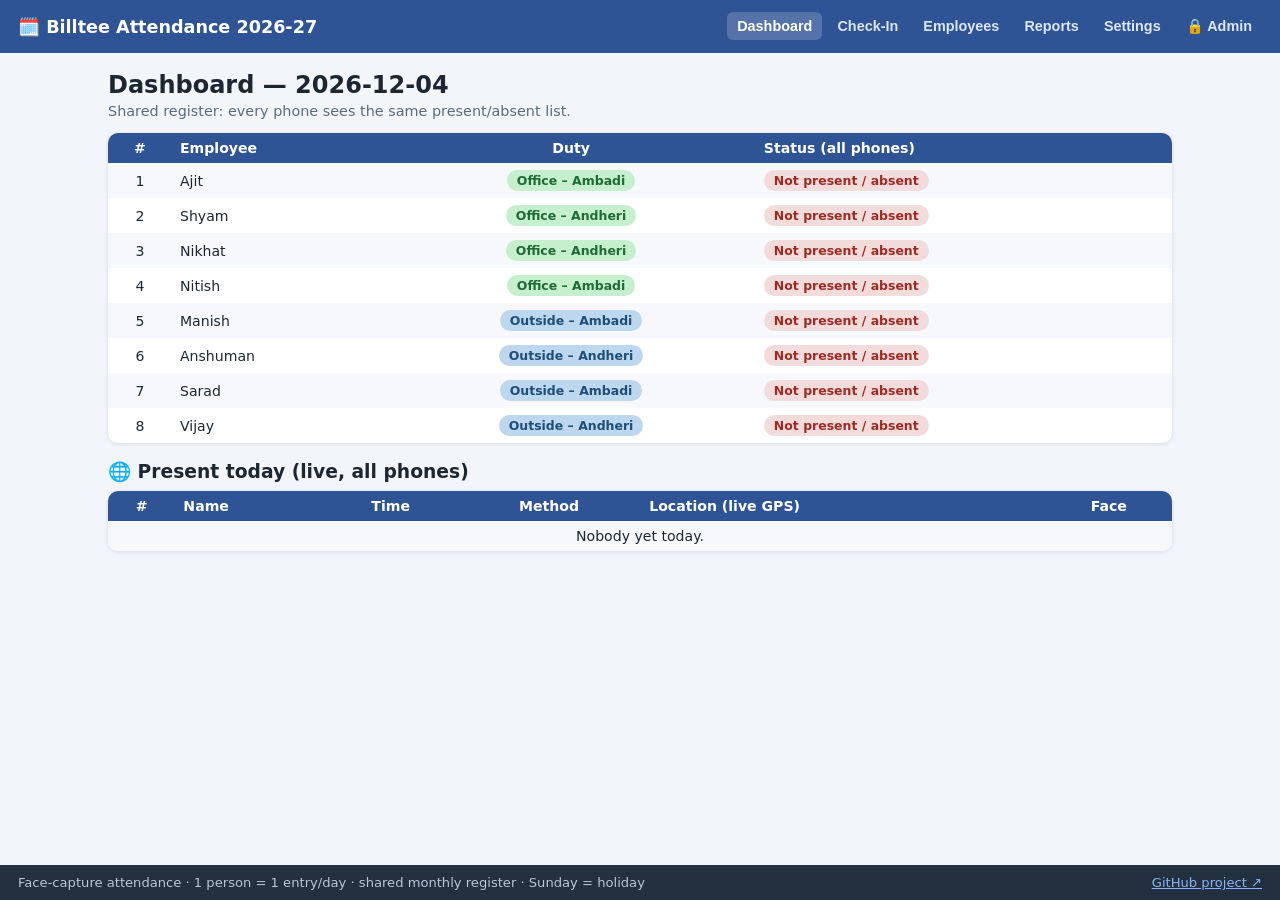
<file: index.html>
<!doctype html>
<html lang="en">
<head>
<meta charset="utf-8">
<meta name="viewport" content="width=device-width, initial-scale=1">
<title>Billtee Attendance 2026-27</title>
<style>
*{box-sizing:border-box;margin:0}
body{font-family:"Segoe UI",system-ui,Arial,sans-serif;background:#f2f5fa;color:#1c2733;min-height:100vh;display:flex;flex-direction:column}
header{background:#2f5496;color:#fff;padding:12px 18px;display:flex;align-items:center;justify-content:space-between;flex-wrap:wrap;gap:8px}
header h1{font-size:1.1rem}
nav button{background:none;border:none;color:#dce6f7;font-weight:700;padding:6px 10px;border-radius:6px;cursor:pointer;font-size:.9rem}
nav button.on,nav button:hover{background:rgba(255,255,255,.18);color:#fff}
main{flex:1;padding:18px;max-width:1100px;width:100%;margin:0 auto}
h2{margin-bottom:4px}h3{margin:18px 0 8px}
.sub{color:#5a6b80;margin-bottom:14px;font-size:.9rem}
.card{background:#fff;border-radius:10px;padding:16px;box-shadow:0 1px 4px rgba(20,40,80,.12);margin-bottom:16px}
table{width:100%;border-collapse:collapse;background:#fff;border-radius:10px;overflow:hidden;box-shadow:0 1px 4px rgba(20,40,80,.12)}
th,td{padding:7px 8px;text-align:left;font-size:.88rem}
th{background:#2f5496;color:#fff}tr:nth-child(even) td{background:#f6f8fc}
td.c,th.c{text-align:center}
.badge{display:inline-block;padding:3px 10px;border-radius:20px;font-size:.78rem;font-weight:700}
.badge.office{background:#c6efce;color:#1e6b34}.badge.outside{background:#bdd7ee;color:#1f4e79}
.badge.absent{background:#f2dcdb;color:#9c2b23}.badge.done{background:#c6efce;color:#1e6b34}
.badge.leave{background:#ffe699;color:#7a5c00}.badge.holiday{background:#e6e6e6;color:#555}
button.btn{background:#e8edf6;border:1px solid #c6d2e6;color:#1c2733;padding:8px 14px;border-radius:7px;font-weight:600;cursor:pointer}
button.btn:hover{background:#dce6f7}
button.primary{background:#2f5496;border-color:#2f5496;color:#fff}
button.danger{background:#f2dcdb;border-color:#d8a6a1;color:#9c2b23}
input,select,textarea{padding:8px;border:1px solid #c6d2e6;border-radius:7px;font-size:.92rem}
.row{display:flex;gap:8px;align-items:center;margin-top:10px;flex-wrap:wrap}
video{width:300px;max-width:100%;border-radius:10px;background:#101826;margin-top:10px;display:block}
.msg{margin-top:10px;font-weight:600;min-height:1.2em}.msg.ok{color:#1e6b34}.msg.err{color:#9c2b23}
td.in{background:#c6efce!important;color:#1e6b34;font-weight:700}
td.out{background:#bdd7ee!important;color:#1f4e79;font-weight:700}
td.abs{color:#b98a86}td.lv{background:#ffe699!important;color:#7a5c00;font-weight:700}
td.hol{background:#e6e6e6!important;color:#555;font-weight:700}
footer{background:#22303f;color:#b9c6d6;padding:10px 18px;display:flex;justify-content:space-between;gap:8px;flex-wrap:wrap;font-size:.82rem}
footer a{color:#8ab4f8}
label{font-weight:600;display:block;margin:8px 0 4px}
.hidden{display:none}
img.face{height:38px;border-radius:6px}
</style>
</head>
<body>
<header>
  <h1 id="hdr">🗓️ Billtee Attendance 2026-27</h1>
  <nav id="nav">
    <button data-t="dash" class="on">Dashboard</button>
    <button data-t="check">Check-In</button>
    <button data-t="emps">Employees</button>
    <button data-t="rep">Reports</button>
    <button data-t="set">Settings</button>
    <button id="adm-btn" onclick="adminToggle()">🔒 Admin</button>
  </nav>
</header>
<main>
<section id="t-dash"></section>
<section id="t-check" class="hidden"></section>
<section id="t-emps" class="hidden"></section>
<section id="t-rep" class="hidden"></section>
<section id="t-set" class="hidden"></section>
</main>
<footer><span>Face-capture attendance · 1 person = 1 entry/day · shared monthly register · Sunday = holiday</span><a id="gh" href="#" target="_blank" rel="noopener"></a></footer>

<script>
"use strict";
const KEY="billtee_attendance_v7";
const REPO="vijaybhan-ba/billtee-attendance";
const NAMES=["Ajit","Shyam","Nikhat","Nitish","Manish","Anshuman","Sarad","Vijay"];
const CODES=[,"1111","2222","9999","3333","4444","5555","6666","0000"];
let MEM=null;
function lsGet(){try{return localStorage.getItem(KEY);}catch(e){return MEM;}}
function lsSet(v){MEM=v;try{localStorage.setItem(KEY,v);}catch(e){}}
function lsDel(){MEM=null;try{localStorage.removeItem(KEY);}catch(e){}}
function freshState(){
  return {
    config:{company:"Billtee",year:"2026-27",github:"https://github.com/"+REPO,cycle:"2026-04-01",
      offices:{Andheri:{lat:19.1117,lon:72.8546},Ambadi:{lat:19.4733,lon:73.0876}},radius:300,cfgVer:3,
      adminPin:"7777",sync:true,topic:"billtee-attendance-vj-2026",token:""},
    employees:NAMES.map((n,i)=>({id:i+1,name:n,grp:i<4?"A":"B",fp:CODES[i+1],
      loc:[,"Ambadi","Andheri","Andheri","Ambadi","Ambadi","Andheri","Ambadi","Andheri"][i+1],face:null})),
    attendance:{}
  };
}
function load(){
  try{const s=JSON.parse(lsGet());if(s&&s.employees)return s;}catch(e){}
  for(const old of ["billtee_attendance_v7","billtee_attendance_v6","billtee_attendance_v5"]){
    try{
      const o=JSON.parse(localStorage.getItem(old));
      if(o&&o.employees){const s=freshState();s.attendance=o.attendance||{};
        s.employees=o.employees.map((e,i)=>Object.assign({},s.employees[i],e));
        if(o.config)Object.assign(s.config,{adminPin:o.config.adminPin,topic:o.config.topic});
        return s;}
    }catch(e){}
  }
  return freshState();
}
let S=load();
if(!S.config.cfgVer||S.config.cfgVer<3){S.config.offices.Andheri={lat:19.1117,lon:72.8546};S.config.offices.Ambadi={lat:19.4733,lon:73.0876};S.config.radius=300;S.config.cfgVer=3;}
function save(){lsSet(JSON.stringify(S));}
let ADMIN=false;
try{ADMIN=sessionStorage.getItem("billtee_admin")==="1";}catch(e){}
const $=id=>document.getElementById(id);
const todayStr=()=>{const d=new Date();return d.getFullYear()+"-"+String(d.getMonth()+1).padStart(2,"0")+"-"+String(d.getDate()).padStart(2,"0");};
const isSunday=day=>new Date(day+"T00:00:00").getDay()===0;
function shiftMonth(m,d){let[y,mo]=m.split("-").map(Number);mo+=d;y+=Math.floor((mo-1)/12);mo=((mo-1)%12+12)%12+1;return y+"-"+String(mo).padStart(2,"0");}
function duty(emp,day){
  if(isSunday(day))return{location:"Holiday",label:"Holiday (Sunday)"};
  const start=new Date(S.config.cycle+"T00:00:00"),d=new Date(day+"T00:00:00");
  const pos=Math.round((d-start)/864e5)%6,aIn=pos<3;
  const office=emp.grp==="A"?aIn:!aIn;
  return office?{location:"Office",label:"Office – "+emp.loc}:{location:"Outside",label:"Outside – "+emp.loc};
}
function dl(name,mime,text){const a=document.createElement("a");a.href=URL.createObjectURL(new Blob([text],{type:mime}));a.download=name;a.click();}
/* ---------- geo ---------- */
function haversine(a,b){const R=6371000,rad=x=>x*Math.PI/180;
  const dLa=rad(b.lat-a.lat),dLo=rad(b.lon-a.lon);
  const s=Math.sin(dLa/2)**2+Math.cos(rad(a.lat))*Math.cos(rad(b.lat))*Math.sin(dLo/2)**2;
  return 2*R*Math.asin(Math.sqrt(s));}
function geoOnce(high){return new Promise(res=>{
  if(!navigator.geolocation)return res(null);
  let done=false;const t=setTimeout(()=>{if(!done){done=true;res(null);}},4000);
  navigator.geolocation.getCurrentPosition(p=>{if(!done){done=true;clearTimeout(t);res({lat:p.coords.latitude,lon:p.coords.longitude});}},
    ()=>{if(!done){done=true;clearTimeout(t);res(null);}},{enableHighAccuracy:high,timeout:3500,maximumAge:high?30000:120000});
});}
async function getGeo(){let g=await geoOnce(false);if(!g)g=await geoOnce(true);return g;}
async function reverseName(g){
  try{
    const r=await fetch(`https://nominatim.openstreetmap.org/reverse?format=jsonv2&lat=${g.lat}&lon=${g.lon}&zoom=14&accept-language=en`);
    const j=await r.json();const a=j.address||{};
    return a.suburb||a.neighbourhood||a.village||a.town||a.city||a.county||(`${g.lat.toFixed(2)}, ${g.lon.toFixed(2)}`);
  }catch(e){return `${g.lat.toFixed(2)}, ${g.lon.toFixed(2)}`;}
}
async function classify(g,emp){
  const ofs=S.config.offices,rad=+S.config.radius||500;
  let best=null,bd=1e12;
  for(const[name,c]of Object.entries(ofs)){const d=haversine(c,g);if(d<bd){bd=d;best=name;}}
  if(bd<=rad)return{location:"Office",branch:best,place:best+" office",auto:true};
  return{location:"Outside",branch:emp.loc,place:await reverseName(g),auto:true};
}
/* ---------- shared register: ntfy live feed + GitHub data file ---------- */
let DB={v:7,days:{},dels:{}};
const DATA_URL=`https://${REPO.split("-ba")[0]}-ba.github.io/${REPO.split("/")[1]}/data/attendance.json`;
function publish(obj){
  if(!S.config.sync)return;
  try{fetch(`https://ntfy.sh/${S.config.topic}`,{method:"POST",body:JSON.stringify(obj)}).catch(()=>{});}catch(e){}
}
async function fetchFeed(){
  try{
    const r=await fetch(`https://ntfy.sh/${S.config.topic}/json?poll=1&since=13h`);
    const txt=await r.text();
    const out={att:{},del:{}};
    txt.split("\n").forEach(line=>{
      if(!line.trim())return;
      try{
        const ev=JSON.parse(line);
        if(!ev.message)return;
        const m=JSON.parse(ev.message);
        if(m.type==="att")out.att[m.date+"_"+m.id]=m;
        if(m.type==="del"){delete out.att[m.date+"_"+m.id];out.del[m.date+"_"+m.id]=1;}
      }catch(e){}
    });
    return out;
  }catch(e){return null;}
}
function withTimeout(p,ms){return Promise.race([p,new Promise(r=>setTimeout(()=>r(null),ms))]);}
async function loadDB(){
  try{
    const r=await fetch(DATA_URL+"?t="+Date.now(),{cache:"no-store"});
    if(r.ok){const j=await r.json();if(j&&j.days)DB=j;}
  }catch(e){}
}
function mergeDBtoLocal(){
  let changed=false;
  for(const[day,recs]of Object.entries(DB.days||{})){
    for(const[id,rec]of Object.entries(recs)){
      const k=day+"_"+id;
      if(DB.dels&&DB.dels[k])continue;
      if(!(S.attendance[day]||{})[id]){(S.attendance[day]||(S.attendance[day]={}))[id]=rec;changed=true;}
    }
  }
  for(const k of Object.keys(DB.dels||{})){
    const[day,id]=k.split("_");
    if((S.attendance[day]||{})[id]){delete S.attendance[day][+id];changed=true;}
  }
  if(changed)save();
}
function sharedRec(rec){
  const o={time:rec.time,method:rec.method,location:rec.location,branch:rec.branch,place:rec.place};
  if(rec.lv)o.lv=rec.lv;
  if(rec.thumb)o.thumb=rec.thumb;
  return o;
}
async function pushDB(){
  const tk=S.config.token;if(!tk)return false;
  try{
    const url=`https://api.github.com/repos/${REPO}/contents/data/attendance.json`;
    const g=await fetch(url,{headers:{Authorization:"Bearer "+tk,Accept:"application/vnd.github+json"}});
    let sha=null;if(g.ok){const j=await g.json();sha=j.sha;}
    const body={message:"attendance register "+new Date().toISOString(),branch:"main",
      content:btoa(unescape(encodeURIComponent(JSON.stringify(DB))))};
    if(sha)body.sha=sha;
    const r=await fetch(url,{method:"PUT",headers:{Authorization:"Bearer "+tk,Accept:"application/vnd.github+json","Content-Type":"application/json"},body:JSON.stringify(body)});
    return r.ok||r.status===201||r.status===200;
  }catch(e){return false;}
}
let archiving=false;
async function archive(){
  if(archiving)return;archiving=true;
  try{
    let changed=false;
    for(const[day,recs]of Object.entries(S.attendance)){
      for(const[id,rec]of Object.entries(recs)){
        const k=day+"_"+id;
        if(DB.dels&&DB.dels[k])continue;
        if(!(DB.days[day]||{})[id]){(DB.days[day]||(DB.days[day]={}))[id]=sharedRec(rec);changed=true;}
      }
    }
    const feed=await withTimeout(fetchFeed(),2500);
    if(feed){
      for(const m of Object.values(feed.att)){
        const k=m.date+"_"+m.id;
        if(DB.dels&&DB.dels[k])continue;
        const cur=(DB.days[m.date]||{})[m.id];
        if(!cur){(DB.days[m.date]||(DB.days[m.date]={}))[m.id]={time:m.time,method:m.method,location:m.location,branch:m.branch,place:m.place,lv:m.lv,thumb:m.thumb};changed=true;}
        else if(m.location!=="…"&&cur.location==="…"){Object.assign(cur,{location:m.location,place:m.place,branch:m.branch});changed=true;}
      }
      for(const k of Object.keys(feed.del)){if(!DB.dels[k]){(DB.dels||(DB.dels={}))[k]=1;delete (DB.days[k.split("_")[0]]||{})[+k.split("_")[1]];changed=true;}}
    }
    if(changed&&S.config.token){await pushDB();}
  }finally{archiving=false;}
}
async function syncNow(){
  await loadDB();mergeDBtoLocal();
  await archive();
}
async function loadFeed(){
  const feed=await withTimeout(fetchFeed(),6000);
  const box=$("feed");if(!box)return;
  const t=todayStr();
  let rows=[];
  const day=S.attendance[t]||{};
  S.employees.forEach(e=>{if(day[e.id])rows.push(Object.assign({id:e.id,name:e.name},day[e.id]));});
  if(feed)Object.values(feed.att).forEach(m=>{
    if(m.date===t&&!rows.find(r=>r.id===m.id))rows.push(m);
    if(m.date===t){const r=rows.find(x=>x.id===m.id);if(r&&r.location==="…"&&m.location!=="…")Object.assign(r,{location:m.location,place:m.place});}
  });
  rows=rows.filter(r=>!(DB.dels||{})[t+"_"+r.id]);
  rows.sort((a,b)=>a.time<b.time?-1:1);
  const dayObj=(S.attendance[t]||(S.attendance[t]={}));
  let merged=false;
  rows.forEach(r=>{if(!dayObj[r.id]){dayObj[r.id]={time:r.time,method:r.method,location:r.location,branch:r.branch,place:r.place,lv:r.lv,thumb:r.thumb,remote:true};merged=true;}});
  if(merged)save();
  const dt=$("dash-table");if(dt)dt.innerHTML=dashTableHTML();
  const cl=$("ck-lists");if(cl)cl.innerHTML=checkListsHTML();
  let h=`<table><tr><th class="c">#</th><th>Name</th><th class="c">Time</th><th class="c">Method</th><th>Location (live GPS)</th><th class="c">Face</th></tr>`;
  if(!rows.length)h+=`<tr><td colspan="6" class="c">Nobody yet today.</td></tr>`;
  rows.forEach(m=>{
    const lbl=m.location==="Office"?"Office – "+m.branch:m.location==="Leave"?"On leave – "+(LVN[m.lv]||"LV"):m.location==="…"?"📡 locating…":"Outside"+(m.place?" – "+m.place:"");
    h+=`<tr><td class="c">${m.id}</td><td>${m.name}</td><td class="c">${m.time}</td><td class="c">${m.method}</td><td><span class="badge ${m.location==="Office"?"office":m.location==="Leave"?"leave":"outside"}">${lbl}</span></td><td class="c">${m.thumb||m.photo?`<img class="face" src="${m.thumb||m.photo}">`:"—"}</td></tr>`;
  });
  box.innerHTML=h+"</table>";
}
/* ---------- nav / admin ---------- */
function adminToggle(){
  if(ADMIN){ADMIN=false;try{sessionStorage.removeItem("billtee_admin");}catch(e){}
    $("adm-btn").textContent="🔒 Admin";render(curTab());return;}
  const p=prompt("Admin PIN:");
  if(p===S.config.adminPin){ADMIN=true;try{sessionStorage.setItem("billtee_admin","1");}catch(e){}
    $("adm-btn").textContent="🔓 Admin";render(curTab());}
  else if(p!==null)alert("Wrong PIN. Ask the admin.");
}
function curTab(){const b=document.querySelector("#nav button.on");return b?b.dataset.t:"dash";}
$("nav").addEventListener("click",e=>{
  const b=e.target.closest("button");if(!b||b.id==="adm-btn")return;
  document.querySelectorAll("#nav button").forEach(x=>x.classList.toggle("on",x===b));
  ["dash","check","emps","rep","set"].forEach(t=>$("t-"+t).classList.toggle("hidden",t!==b.dataset.t));
  render(b.dataset.t);
});
function lockCard(what){
  return `<div class="card">🔐 <b>${what} is admin-only.</b> Tap <b>🔒 Admin</b> at the top and enter the admin PIN (known only to the admin).</div>`;
}
/* ---------- labels ---------- */
const LVN={SL:"Sick",PL:"Planned",CL:"Casual",LV:"Leave"};
function recLabel(m,e){
  if(!m)return null;
  if(m.location==="…")return "📡 locating…";
  if(m.location==="Office")return "Office – "+(m.branch||e.loc);
  if(m.location==="Outside")return "Outside"+(m.place?" – "+m.place:"");
  if(m.location==="Leave")return "On leave ("+(LVN[m.lv]||"LV")+")";
  return m.location;
}
/* ---------- dashboard ---------- */
function dashTableHTML(){
  const t=todayStr(),day=S.attendance[t]||{},sun=isSunday(t);
  let h=`<table><tr><th class="c">#</th><th>Employee</th><th class="c">Duty</th><th>Status (all phones)</th></tr>`;
  S.employees.forEach(e=>{
    const du=duty(e,t),m=day[e.id];
    h+=`<tr><td class="c">${e.id}</td><td>${e.name}</td>
    <td class="c"><span class="badge ${du.location==="Office"?"office":du.location==="Holiday"?"holiday":"outside"}">${du.label}</span></td>
    <td>${m?`<span class="badge ${m.location==="Office"?"done":m.location==="Leave"?"leave":"outside"}">${recLabel(m,e)} · ${m.method} @ ${m.time}</span>${(m.location==="Office")!==(du.location==="Office")&&du.location!=="Holiday"?` <span class="badge absent">duty was: ${du.location}</span>`:""}`
      :sun?`<span class="badge holiday">Holiday</span>`:`<span class="badge absent">Not present / absent</span>`}</td></tr>`;
  });
  return h+"</table>";
}
function renderDash(){
  const t=todayStr(),sun=isSunday(t);
  $("t-dash").innerHTML=`<h2>Dashboard — ${t}${sun?" (Holiday – Sunday)":""}</h2><p class="sub">Shared register: every phone sees the same present/absent list.</p><div id="dash-table">${dashTableHTML()}</div><h3>🌐 Present today (live, all phones)</h3><div id="feed"><p class="sub">Loading…</p></div>`;
  loadFeed();
}
/* ---------- check-in ---------- */
let stream=null;
async function doSync(){await syncNow();render(curTab());const m=$("rp-msg")||$("st-msg");if(m){m.textContent="Shared register synced.";m.className="msg ok";}}
function checkListsHTML(){
  const t=todayStr(),day=S.attendance[t]||{};
  let h=`<h3>Today's entries (all phones)</h3><table><tr><th class="c">#</th><th>Name</th><th class="c">Time</th><th class="c">Method</th><th class="c">Location (auto)</th><th class="c">Face</th></tr>`;
  S.employees.forEach(e=>{const m=day[e.id];if(m)h+=`<tr><td class="c">${e.id}</td><td>${e.name}</td><td class="c">${m.time}</td><td class="c">${m.method}</td><td class="c"><span class="badge ${m.location==="Office"?"office":m.location==="Leave"?"leave":"outside"}">${recLabel(m,e)}</span></td><td class="c">${m.photo||m.thumb?`<img class="face" src="${m.photo||m.thumb}">`:"—"}</td></tr>`;});
  h+="</table>";
  if(ADMIN){h+=`<div class="row"><select id="del-emp">${S.employees.map(e=>`<option value="${e.id}">${e.id}. ${e.name}</option>`).join("")}</select><button class="btn danger" onclick="delSel()">🗑 Remove today's entry (admin)</button></div>`;}
  let ups=[];
  for(const[d2,recs]of Object.entries(S.attendance)){if(d2>=t)for(const[id,r]of Object.entries(recs)){if(r.location==="Leave"&&r.lv==="PL")ups.push({day:d2,id:+id});}}
  ups.sort((a,b)=>a.day<b.day?-1:1);
  if(ups.length){h+=`<h3>📅 Planned leaves (today & future)</h3><table><tr><th>Date</th><th class="c">#</th><th>Name</th><th class="c">Action</th></tr>`;
    ups.forEach(u=>{const e=S.employees.find(x=>x.id===u.id);h+=`<tr><td>${u.day}</td><td class="c">${u.id}</td><td>${e?e.name:"?"}</td><td class="c"><button class="btn" onclick="setDateCancel('${u.day}',${u.id})">❌ Cancel (with ${e?e.name:""}'s code)</button></td></tr>`;});
    h+="</table>";}
  return h;
}
function renderCheck(){
  const t=todayStr();
  let h=`<h2>Check-In — ${t}${isSunday(t)?" (Holiday – Sunday)":""}</h2><div class="card">
  <label>Employee</label><select id="ck-emp">${S.employees.map(e=>`<option value="${e.id}">${e.id}. ${e.name}</option>`).join("")}</select>
  <p class="msg ok" id="ck-duty"></p>
  <label>🔐 Your secret code (only you know it)</label>
  <input id="ck-code" placeholder="your code" inputmode="numeric" style="width:140px" type="password">
  <label>Where are you now? (used only if GPS is unavailable)</label>
  <select id="ck-loc"><option value="outside" selected>🌆 Outside (not at my office)</option><option id="ck-loc-office" value="office">🏢 At my office</option></select>
  <video id="cam" autoplay playsinline muted></video>
  <div class="row"><button class="btn" onclick="camStart()">🎥 Start Camera</button>
  <button class="btn primary" onclick="faceIn()">📸 Face Capture + Live Location</button></div>
  <div class="row"><span style="font-weight:600">🏖️ Leave — choose type:</span>
  <span style="font-weight:600">📅 Date:</span><input id="ck-date" type="date" value="${t}" style="width:160px" title="Custom date for Planned leave & Cancel">
  <button class="btn" onclick="leaveIn('SL')">🤒 Sick</button>
  <button class="btn" onclick="leaveIn('PL',true)">📅 Planned</button>
  <button class="btn" onclick="leaveIn('CL')">🏖️ Casual</button>
  <button class="btn" onclick="cancelPL()">❌ Cancel Planned (chosen date)</button></div>
  <p class="sub">Pick the 📅 date first: 📅 Planned books leave on that date · ❌ cancels that date · the list below shows every planned leave with its own cancel button.</p>
  <p class="msg" id="ck-msg"></p></div>
  <div id="ck-lists">${checkListsHTML()}</div>
  <h3>🌐 Live team today (all phones)</h3><div id="feed"><p class="sub">Loading…</p></div>`;
  $("t-check").innerHTML=h;
  $("ck-emp").onchange=showDuty;showDuty();
  loadFeed();
}
function showDuty(){const e=S.employees.find(x=>x.id==+$("ck-emp").value);$("ck-duty").textContent="Today's duty: "+duty(e,todayStr()).label;const o=$("ck-loc-office");if(o)o.textContent="🏢 At "+e.loc+" office (I am really here)";}
function curEmp(){return S.employees.find(x=>x.id==+$("ck-emp").value);}
function checkCode(emp){
  const c=($("ck-code")?$("ck-code").value:"").trim();
  if(c!==emp.fp){const m=$("ck-msg");m.textContent=`🔐 Wrong secret code for ${emp.name}. Nobody else can mark ${emp.name}'s attendance.`;m.className="msg err";return false;}
  return true;
}
async function dupBlock(emp,t){
  if((S.attendance[t]||{})[emp.id])return `❌ ${emp.name} is ALREADY entered today (this phone). One person = one entry per day.`;
  if((DB.days[t]||{})[emp.id])return `❌ ${emp.name} is ALREADY entered today in the shared register. One person = one entry per day.`;
  const feed=await withTimeout(fetchFeed(),2500);
  if(feed){
    const o=Object.values(feed.att).find(m=>m.date===t&&m.id===emp.id);
    if(o&&!feed.del[t+"_"+emp.id])return `❌ ${emp.name} already enrolled today at ${o.time} from another phone. One person = one entry per day.`;
  }
  return null;
}
async function autoPlace(emp){
  const g=await getGeo();
  if(g)return classify(g,emp);
  const w=($("ck-loc")?$("ck-loc").value:"outside")==="office";
  return{location:w?"Office":"Outside",branch:emp.loc,place:w?emp.loc+" office":null,auto:false};
}
function put(emp,rec,date){
  const t=date||todayStr();
  (S.attendance[t]||(S.attendance[t]={}))[emp.id]=rec;
  if(rec.photo)emp.face=rec.photo;
  save();
  (DB.days[t]||(DB.days[t]={}))[emp.id]=sharedRec(rec);
  publish({type:"att",date:t,id:emp.id,name:emp.name,time:rec.time,method:rec.method,location:rec.location,branch:rec.branch,place:rec.place,lv:rec.lv,thumb:rec.thumb});
  archive();
}
function delSel(){const s=$("del-emp");if(s)delRec(+s.value);}
function delRec(id){
  if(!ADMIN)return;
  const t=todayStr();
  if(S.attendance[t]&&S.attendance[t][id]){
    const e=S.employees.find(x=>x.id===id);
    delete S.attendance[t][id];
    delete (DB.days[t]||{})[id];
    (DB.dels||(DB.dels={}))[t+"_"+id]=1;
    save();
    publish({type:"del",date:t,id});
    archive();
    renderCheck();
    const m=$("ck-msg");m.textContent=`🗑️ Admin removed ${e.name}'s entry for ${t}. ${e.name} can enter again.`;m.className="msg ok";
  }
}
async function checkIn(method,img,thumb){
  const emp=curEmp();
  if(!checkCode(emp))return;
  const t=todayStr();
  const dup=await dupBlock(emp,t);
  if(dup){const m=$("ck-msg");m.textContent=dup;m.className="msg err";return;}
  const rec={time:new Date().toTimeString().slice(0,8),method,photo:img,thumb:thumb||null,
    location:"…",branch:emp.loc,place:"📡 locating…",auto:false};
  put(emp,rec);renderCheck();
  const m=$("ck-msg");m.textContent=`✔ ${emp.name} present — 📡 fetching live location…`;m.className="msg ok";
  const pl=await autoPlace(emp);
  Object.assign(rec,pl);
  Object.assign((DB.days[t]||{})[emp.id]||{},sharedRec(rec));
  save();
  publish({type:"att",date:t,id:emp.id,name:emp.name,time:rec.time,method:rec.method,location:rec.location,branch:rec.branch,place:rec.place,lv:rec.lv,thumb:rec.thumb});
  archive();
  renderCheck();
  const mm=$("ck-msg");mm.textContent=`✔ ${emp.name} present — ${recLabel(rec,emp)} at ${rec.time.slice(0,5)}${pl.auto?" (live GPS)":""}. Name now locked for today.`;mm.className="msg ok";
}
async function faceIn(){
  const v=$("cam");if(!v.videoWidth){const m=$("ck-msg");m.textContent="Start the camera first, then capture your face.";m.className="msg err";return;}
  const c=document.createElement("canvas");c.width=v.videoWidth;c.height=v.videoHeight;c.getContext("2d").drawImage(v,0,0);
  let img=null,thumb=null;
  try{img=c.toDataURL("image/jpeg",.6);
    const tc=document.createElement("canvas");tc.width=48;tc.height=48;tc.getContext("2d").drawImage(v,0,0,48,48);
    thumb=tc.toDataURL("image/jpeg",.4);}catch(e){}
  checkIn("face",img,thumb);
}
async function leaveIn(lv,useDate){
  const emp=curEmp();if(!checkCode(emp))return;
  const t=useDate&&$("ck-date")&&$("ck-date").value?$("ck-date").value:todayStr();
  const dup=await dupBlock(emp,t);
  if(dup){const m=$("ck-msg");m.textContent=dup;m.className="msg err";return;}
  const names={SL:"Sick leave",PL:"Planned leave",CL:"Casual leave"};
  put(emp,{time:new Date().toTimeString().slice(0,8),method:"leave",location:"Leave",lv:lv||"LV",branch:emp.loc,place:names[lv]||"leave",photo:null,thumb:null,auto:false},t);
  renderCheck();
  const m=$("ck-msg");m.textContent=`🏖️ ${emp.name} — ${names[lv]||"leave"} recorded for ${t}.`+(t===todayStr()?" Name now locked for today.":"");m.className="msg ok";
}
async function cancelPL(){
  const emp=curEmp();
  if(!checkCode(emp))return;
  const t=($("ck-date")&&$("ck-date").value)||todayStr();
  const isPL=r=>r&&r.location==="Leave"&&r.lv==="PL";
  let found=isPL((S.attendance[t]||{})[emp.id])||isPL((DB.days[t]||{})[emp.id]);
  if(!found){
    const feed=await withTimeout(fetchFeed(),2500);
    if(feed&&!feed.del[t+"_"+emp.id])found=isPL(Object.values(feed.att).find(m=>m.date===t&&m.id===emp.id));
  }
  if(!found){const m=$("ck-msg");m.textContent=`ℹ️ ${emp.name} has no planned leave on ${t} — nothing to cancel.`;m.className="msg err";return;}
  if(S.attendance[t])delete S.attendance[t][emp.id];
  if(DB.days[t])delete DB.days[t][emp.id];
  (DB.dels||(DB.dels={}))[t+"_"+emp.id]=1;
  save();
  publish({type:"del",date:t,id:emp.id});
  archive();
  renderCheck();
  const m=$("ck-msg");m.textContent=`🔄 ${emp.name}'s planned leave on ${t} is CANCELLED for everyone. ${emp.name} can now check in.`;m.className="msg ok";
}
function setDateCancel(day,id){const e=$("ck-emp");if(e)e.value=String(id);const d=$("ck-date");if(d)d.value=day;cancelPL();}
function camStart(){
  if(!navigator.mediaDevices){const m=$("ck-msg");m.textContent="No camera here — download this file and open in your browser for camera+GPS.";m.className="msg err";return;}
  navigator.mediaDevices.getUserMedia({video:{facingMode:"user"}}).then(s=>{stream=s;$("cam").srcObject=s;}).catch(()=>{const m=$("ck-msg");m.textContent="Camera blocked.";m.className="msg err";});
}
/* ---------- employees ---------- */
function renderEmps(){
  if(!ADMIN){$("t-emps").innerHTML=lockCard("Employees");return;}
  let h=`<h2>Employees (admin)</h2><p class="sub">Codes hidden — 👁 reveals; tell each employee privately.</p>
  <table><tr><th class="c">#</th><th>Name</th><th class="c">Team</th><th class="c">Main office</th><th>Secret code</th><th class="c">Face</th></tr>`;
  S.employees.forEach(e=>{
    h+=`<tr><td class="c">${e.id}</td><td>${e.name}</td>
    <td class="c"><select onchange="updEmp(${e.id},{grp:this.value})"><option ${e.grp==="A"?"selected":""}>A</option><option ${e.grp==="B"?"selected":""}>B</option></select></td>
    <td class="c"><select onchange="updEmp(${e.id},{loc:this.value})"><option ${e.loc==="Andheri"?"selected":""}>Andheri</option><option ${e.loc==="Ambadi"?"selected":""}>Ambadi</option></select></td>
    <td><input id="code-${e.id}" value="${e.fp}" type="password" style="width:90px" onchange="updEmp(${e.id},{fp:this.value})"> <button class="btn" onclick="peek(${e.id})">👁</button></td>
    <td class="c">${e.face?"✅":"—"} <button class="btn" onclick="enrollPrompt(${e.id})">Enroll</button></td></tr>`;
  });
  h+=`</table><div class="row"><button class="btn primary" onclick="addEmp()">➕ Add employee (auto code)</button></div>`;
  $("t-emps").innerHTML=h;
}
function addEmp(){
  if(!ADMIN)return;
  const n=prompt("New employee name:");if(!n||!n.trim())return;
  const id=Math.max.apply(null,S.employees.map(e=>e.id))+1;
  let fp;do{fp=String(Math.floor(1000+Math.random()*9000));}while(S.employees.some(e=>e.fp===fp));
  S.employees.push({id,name:n.trim(),grp:"B",fp,loc:"Ambadi",face:null});
  save();renderEmps();
  alert("Added "+n.trim()+" — #"+id+" with secret code "+fp+". Tell them privately.");
}
function peek(id){const i=$("code-"+id);if(i)i.type=i.type==="password"?"text":"password";}
function updEmp(id,patch){if(!ADMIN)return;const e=S.employees.find(x=>x.id===id);Object.assign(e,patch);save();renderEmps();}
function enrollPrompt(id){
  const e=S.employees.find(x=>x.id===id);
  if(!navigator.mediaDevices){alert("No camera in this viewer. Download this file and open in your browser to enroll faces.");return;}
  navigator.mediaDevices.getUserMedia({video:{facingMode:"user"}}).then(s=>{
    const v=document.createElement("video");v.srcObject=s;v.muted=true;v.play();
    setTimeout(()=>{const c=document.createElement("canvas");c.width=v.videoWidth||320;c.height=v.videoHeight||240;
      c.getContext("2d").drawImage(v,0,0);s.getTracks().forEach(t=>t.stop());
      try{e.face=c.toDataURL("image/jpeg",.5);save();}catch(err){}
      renderEmps();},700);
  }).catch(()=>alert("Camera blocked."));
}
/* ---------- reports ---------- */
function renderRep(){
  const m=todayStr().slice(0,7);
  $("t-rep").innerHTML=`<h2>Reports — full month (shared register)</h2>
  <div class="row" style="margin:0 0 14px"><input type="month" id="rp-m" value="${m}">
  <button class="btn primary" onclick="repGrid()">Show</button>
  <button class="btn" onclick="repCSV(1)">⬇️ Excel CSV — 1 month</button>
  <button class="btn" onclick="repCSV(2)">⬇️ Excel CSV — 2 months</button>
  <button class="btn" onclick="backup()">💾 Backup (JSON)</button>
  ${ADMIN?'<button class="btn" onclick="doSync()">🔄 Sync now</button>':""}</div>
  <p class="sub">AND = Andheri · AMB = Ambadi · OUT = outside · SL = sick · PL = planned · CL = casual · H = Sunday · — = absent</p>
  <div id="rp-grid" style="overflow-x:auto"></div><div id="rp-msg" class="msg"></div>
  <pre id="rp-out" style="display:none;max-height:220px;overflow:auto;background:#101826;color:#cfe3ff;border-radius:8px;padding:8px;margin-top:10px;font-size:.7rem"></pre>`;
  repGrid();
}
function cellFor(rec,e,day){
  if(rec&&rec.location==="…")return{v:"…",cls:"out",t:"locating…"};
  if(rec){
    if(rec.location==="Office")return{v:(rec.branch||e.loc)==="Andheri"?"AND":"AMB",cls:"in",t:rec.method+" @ "+rec.time};
    if(rec.location==="Leave")return{v:rec.lv||"LV",cls:"lv",t:(LVN[rec.lv]||"")+" leave"};
    return{v:"OUT",cls:"out",t:(rec.place||"outside")+" · "+rec.method+" @ "+rec.time};
  }
  if(isSunday(day))return{v:"H",cls:"hol",t:"Sunday holiday"};
  return{v:"—",cls:"abs",t:""};
}
function gridFor(m){
  const [y,mo]=m.split("-").map(Number),nd=new Date(y,mo,0).getDate();
  return S.employees.map(e=>{
    let cells="",P=0,O=0,Out=0,LV=0,A=0;
    for(let d=1;d<=nd;d++){
      const day=`${m}-${String(d).padStart(2,"0")}`;
      const rec=(S.attendance[day]||{})[e.id];
      const c=cellFor(rec,e,day);
      cells+=`<td class="c ${c.cls}" title="${c.t}">${c.v}</td>`;
      if(rec){if(rec.location==="Office"){P++;O++;}else if(rec.location==="Leave"){LV++;}else{P++;Out++;}}
      else if(!isSunday(day))A++;
    }
    return {e,cells,P,O,Out,LV,A};
  });
}
function repGrid(){
  const m=$("rp-m").value,g=gridFor(m);
  const nd=g[0].cells.split("<td").length-1;
  let h=`<table style="font-size:.75rem"><tr><th>#</th><th>Employee</th><th>Office</th>`;
  for(let d=1;d<=nd;d++)h+=`<th class="c">${d}</th>`;
  h+=`<th class="c">P</th><th class="c">Off</th><th class="c">Out</th><th class="c">LV</th><th class="c">Abs</th></tr>`;
  g.forEach(r=>{h+=`<tr><td>${r.e.id}</td><td>${r.e.name}</td><td>${r.e.loc}</td>${r.cells}<td class="c"><b>${r.P}</b></td><td class="c">${r.O}</td><td class="c">${r.Out}</td><td class="c">${r.LV}</td><td class="c">${r.A}</td></tr>`;});
  $("rp-grid").innerHTML=h+"</table>";
}
function monthCSV(m){
  const g=gridFor(m),[y,mo]=m.split("-").map(Number),nd=new Date(y,mo,0).getDate();
  let csv=`${S.config.company} Attendance ${S.config.year} - ${m}\n${S.config.github}\nNo,Employee,Team,Main Office`;
  for(let d=1;d<=nd;d++)csv+=","+d;
  csv+=`,Present,Office,Outside,Leave,Absent\n`;
  g.forEach(r=>{
    csv+=`${r.e.id},${r.e.name},${r.e.grp},${r.e.loc}`;
    for(let d=1;d<=nd;d++){
      const day=`${m}-${String(d).padStart(2,"0")}`;
      const rec=(S.attendance[day]||{})[r.e.id];
      const c=cellFor(rec,r.e,day);
      csv+=","+(rec||isSunday(day)?c.v:"");
    }
    csv+=`,${r.P},${r.O},${r.Out},${r.LV},${r.A}\n`;
  });
  return csv;
}
function showOut(text,msg){const o=$("rp-out");if(o){o.style.display="block";o.textContent=text;}
  const mm=$("rp-msg");mm.textContent=msg;mm.className="msg ok";}
function repCSV(n){
  const m=$("rp-m").value,months=n===2?[shiftMonth(m,-1),m]:[m];
  const text=months.map(monthCSV).join("\n");
  dl(`attendance_${months[0]}${n===2?"_to_"+months[1]:""}.csv`,"text/csv",text);
  showOut(text,"CSV ready — downloaded, or copy below (paste into Excel).");
}
function backup(){
  const text=JSON.stringify({type:"attendance-backup",company:S.config.company,employees:S.employees.map(e=>({id:e.id,name:e.name,grp:e.grp,loc:e.loc,fp:e.fp})),attendance:S.attendance},null,2);
  dl(`backup_${todayStr()}.json`,"application/json",text);
  showOut(text,"Backup ready — downloaded, or copy below. Send to admin on WhatsApp if asked.");
}
function importBackup(){
  const txt=prompt("Paste the backup JSON received from an employee:");
  if(!txt)return;
  try{
    const b=JSON.parse(txt);
    let n=0;
    for(const[day,recs]of Object.entries(b.attendance||{})){
      for(const[id,rec]of Object.entries(recs)){
        if(!(S.attendance[day]||{})[id]&&!(DB.dels||{})[day+"_"+id]){(S.attendance[day]||(S.attendance[day]={}))[id]=rec;n++;}
      }
    }
    save();archive();
    alert(`Imported ${n} new entries into the shared register.`);
    render(curTab());
  }catch(e){alert("Not a valid backup JSON.");}
}
/* ---------- settings ---------- */
function renderSet(){
  if(!ADMIN){$("t-set").innerHTML=lockCard("Settings");return;}
  const c=S.config,o=c.offices;
  $("t-set").innerHTML=`<h2>Settings (admin)</h2><div class="card" style="max-width:640px">
  <label>Company name</label><input id="st-c" value="${c.company}" style="width:100%">
  <label>GitHub link</label><input id="st-g" value="${c.github}" style="width:100%">
  <label>Rotation cycle start</label><input id="st-s" type="date" value="${c.cycle}">
  <label>🔐 Admin PIN (never shown to employees)</label><input id="st-pin" value="${c.adminPin}" type="password" style="width:120px"> <button class="btn" onclick="const i=$('st-pin');i.type=i.type==='password'?'text':'password'">👁</button>
  <label>Andheri office GPS (lat, lon)</label>
  <div class="row" style="margin:0"><input id="st-alat" value="${o.Andheri.lat}" style="width:120px"><input id="st-alon" value="${o.Andheri.lon}" style="width:120px"></div>
  <label>Ambadi office GPS (lat, lon)</label>
  <div class="row" style="margin:0"><input id="st-blat" value="${o.Ambadi.lat}" style="width:120px"><input id="st-blon" value="${o.Ambadi.lon}" style="width:120px"></div>
  <label>Office radius (metres)</label><input id="st-rad" value="${c.radius}" style="width:120px">
  <label>Live sync topic (all phones must match)</label><input id="st-top" value="${c.topic}" style="width:100%">
  <label>🔑 GitHub data token (admin phone only — publishes the monthly shared register)</label>
  <input id="st-tok" value="${c.token}" type="password" style="width:100%">
  <p class="sub">Create once: GitHub → Settings → Developer settings → Fine-grained tokens → only repo <b>billtee-attendance</b> → permission <b>Contents: Read and write</b>. Stays only on this phone.</p>
  <div class="row"><button class="btn primary" onclick="saveSet()">Save settings</button>
  <button class="btn" onclick="importBackup()">📥 Import employee backup</button>
  <button class="btn" onclick="closeFresh()">🧹 Close past & start fresh</button>
  <button class="btn" onclick="if(confirm('Reset ALL data on this phone?')){lsDel();location.reload();}">Reset data</button></div>
  <p class="msg" id="st-msg"></p></div>`;
}
function closeFresh(){
  if(!ADMIN)return;
  if(!confirm("First download a backup, then clear ALL attendance and start fresh from today?"))return;
  backup();
  S.attendance={};save();
  DB={v:7,days:{},dels:{}};
  if(S.config.token)pushDB();
  alert("Past closed. Backup downloaded. Starting fresh from today.");
  render(curTab());
}
function saveSet(){
  if(!ADMIN)return;
  S.config.company=$("st-c").value.trim()||S.config.company;
  S.config.github=$("st-g").value.trim()||S.config.github;
  S.config.cycle=$("st-s").value||S.config.cycle;
  S.config.adminPin=$("st-pin").value.trim()||S.config.adminPin;
  S.config.radius=+$("st-rad").value||S.config.radius;
  S.config.topic=$("st-top").value.trim()||S.config.topic;
  S.config.token=$("st-tok").value.trim();
  S.config.offices.Andheri={lat:+$("st-alat").value||S.config.offices.Andheri.lat,lon:+$("st-alon").value||S.config.offices.Andheri.lon};
  S.config.offices.Ambadi={lat:+$("st-blat").value||S.config.offices.Ambadi.lat,lon:+$("st-blon").value||S.config.offices.Ambadi.lon};
  save();chrome();renderSet();
  $("st-msg").textContent="Settings saved.";$("st-msg").className="msg ok";
}
/* ---------- shell ---------- */
function chrome(){
  $("hdr").textContent=`🗓️ ${S.config.company} Attendance ${S.config.year}`;
  document.title=`${S.config.company} Attendance ${S.config.year}`;
  const g=$("gh");g.textContent="GitHub project ↗";g.href=S.config.github;
  const a=$("adm-btn");if(a)a.textContent=ADMIN?"🔓 Admin":"🔒 Admin";
}
function render(t){({dash:renderDash,check:renderCheck,emps:renderEmps,rep:renderRep,set:renderSet})[t]();}
setInterval(()=>{const t=curTab();if(t==="dash"||t==="check")syncNow().then(loadFeed);},30000);
(async()=>{await loadDB();mergeDBtoLocal();chrome();renderDash();})();
</script>
</body>
</html>
</file>
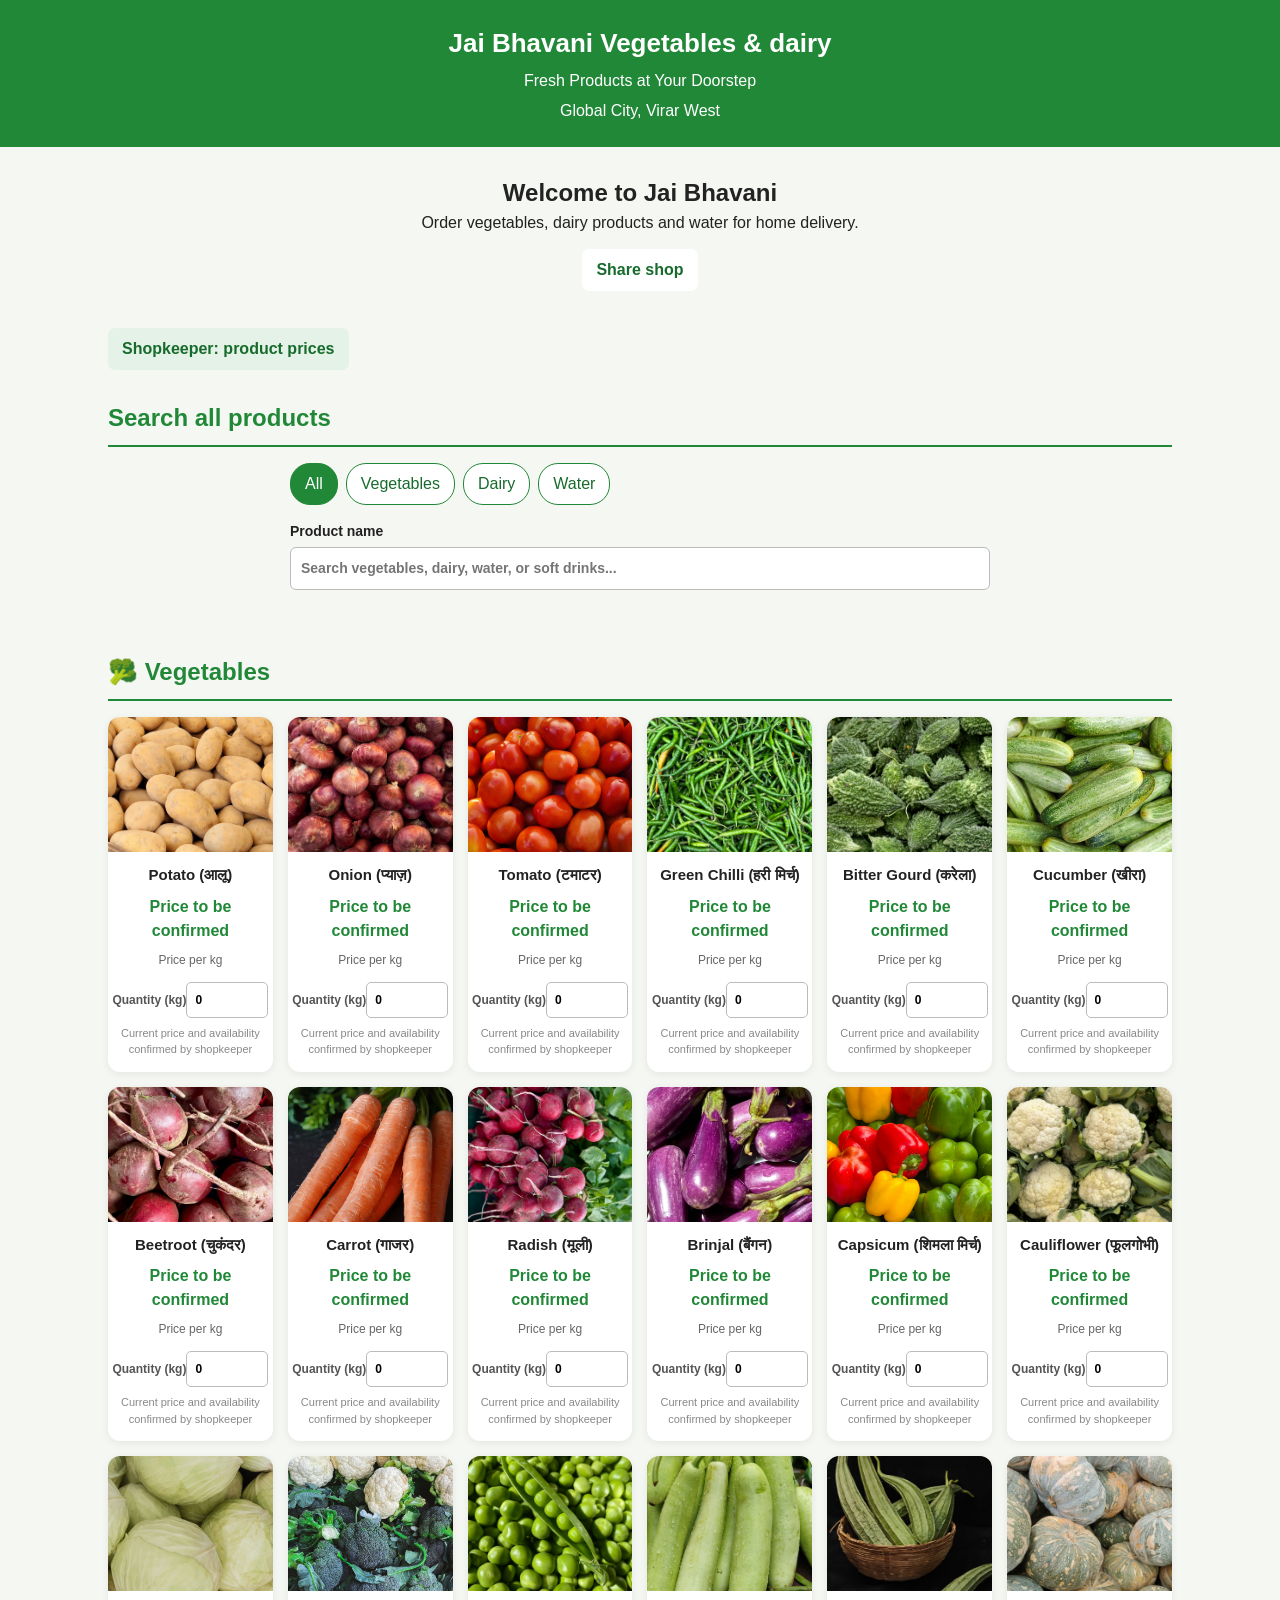
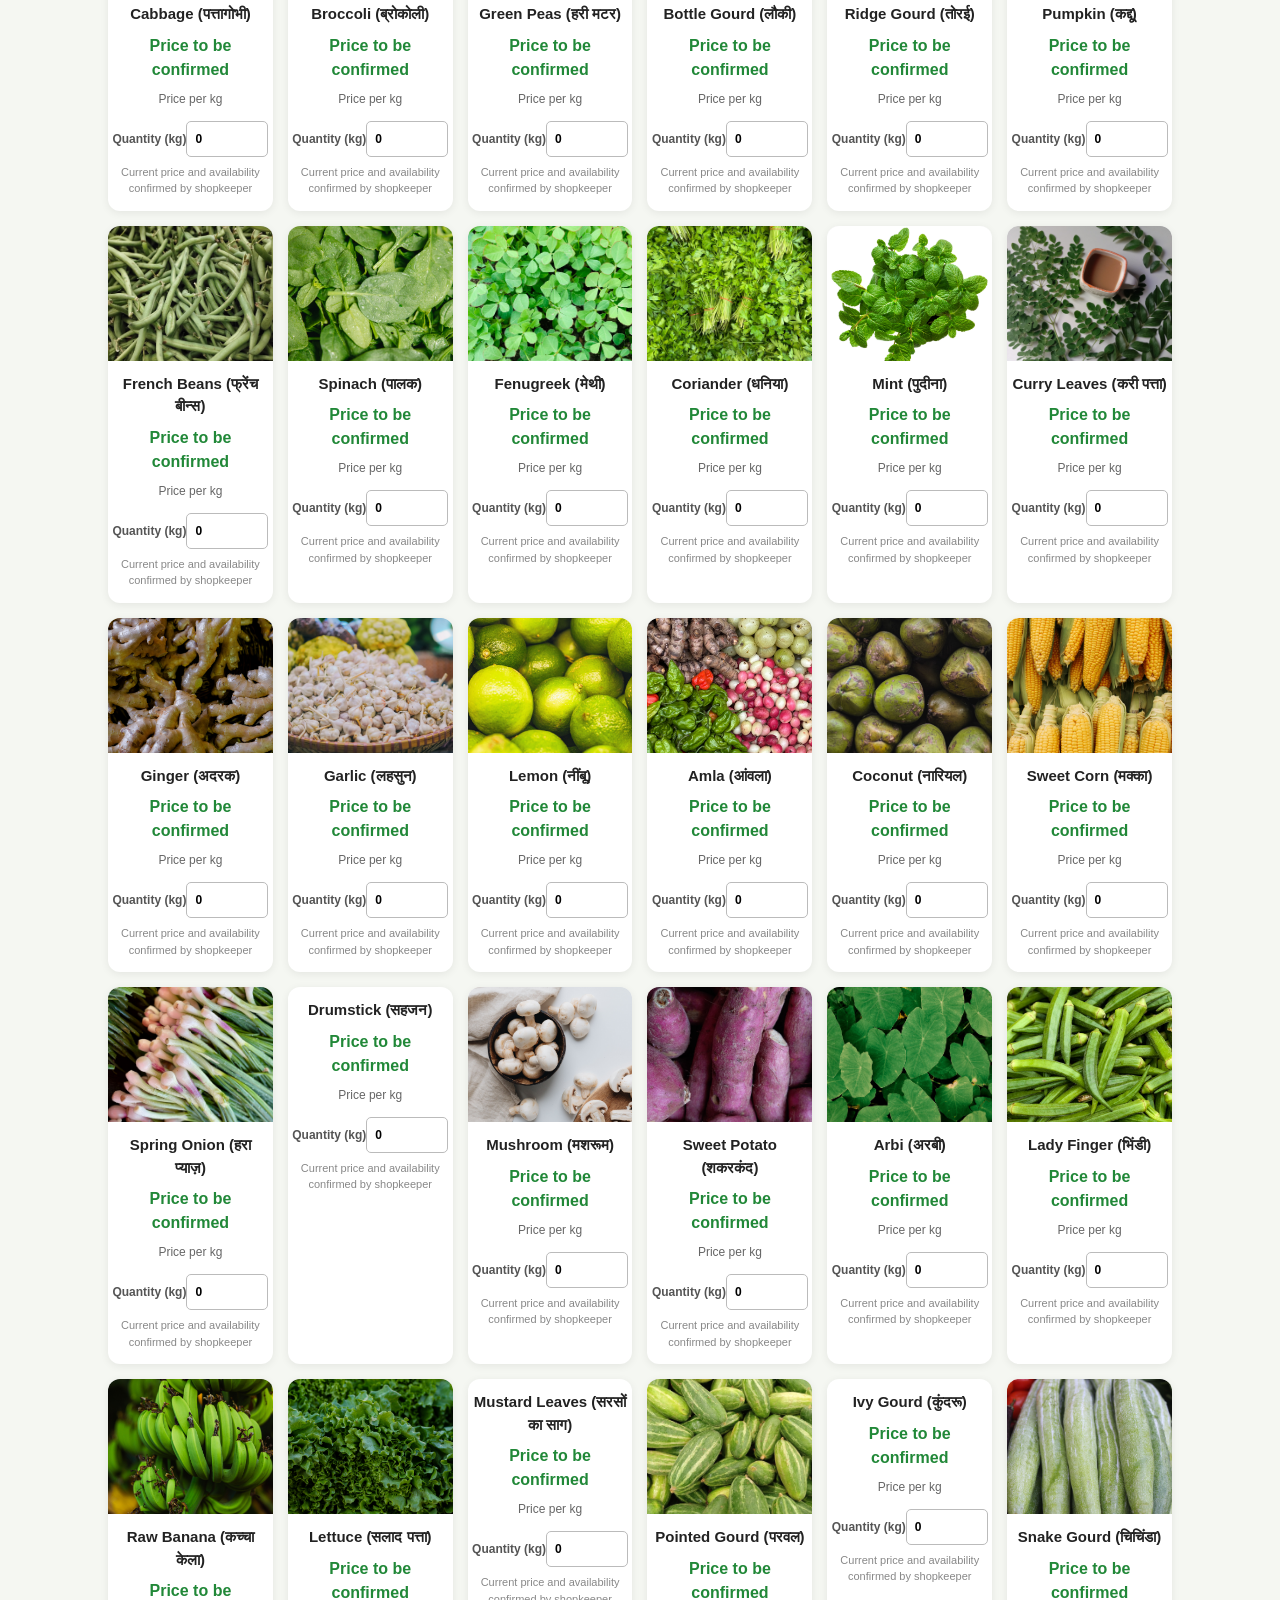
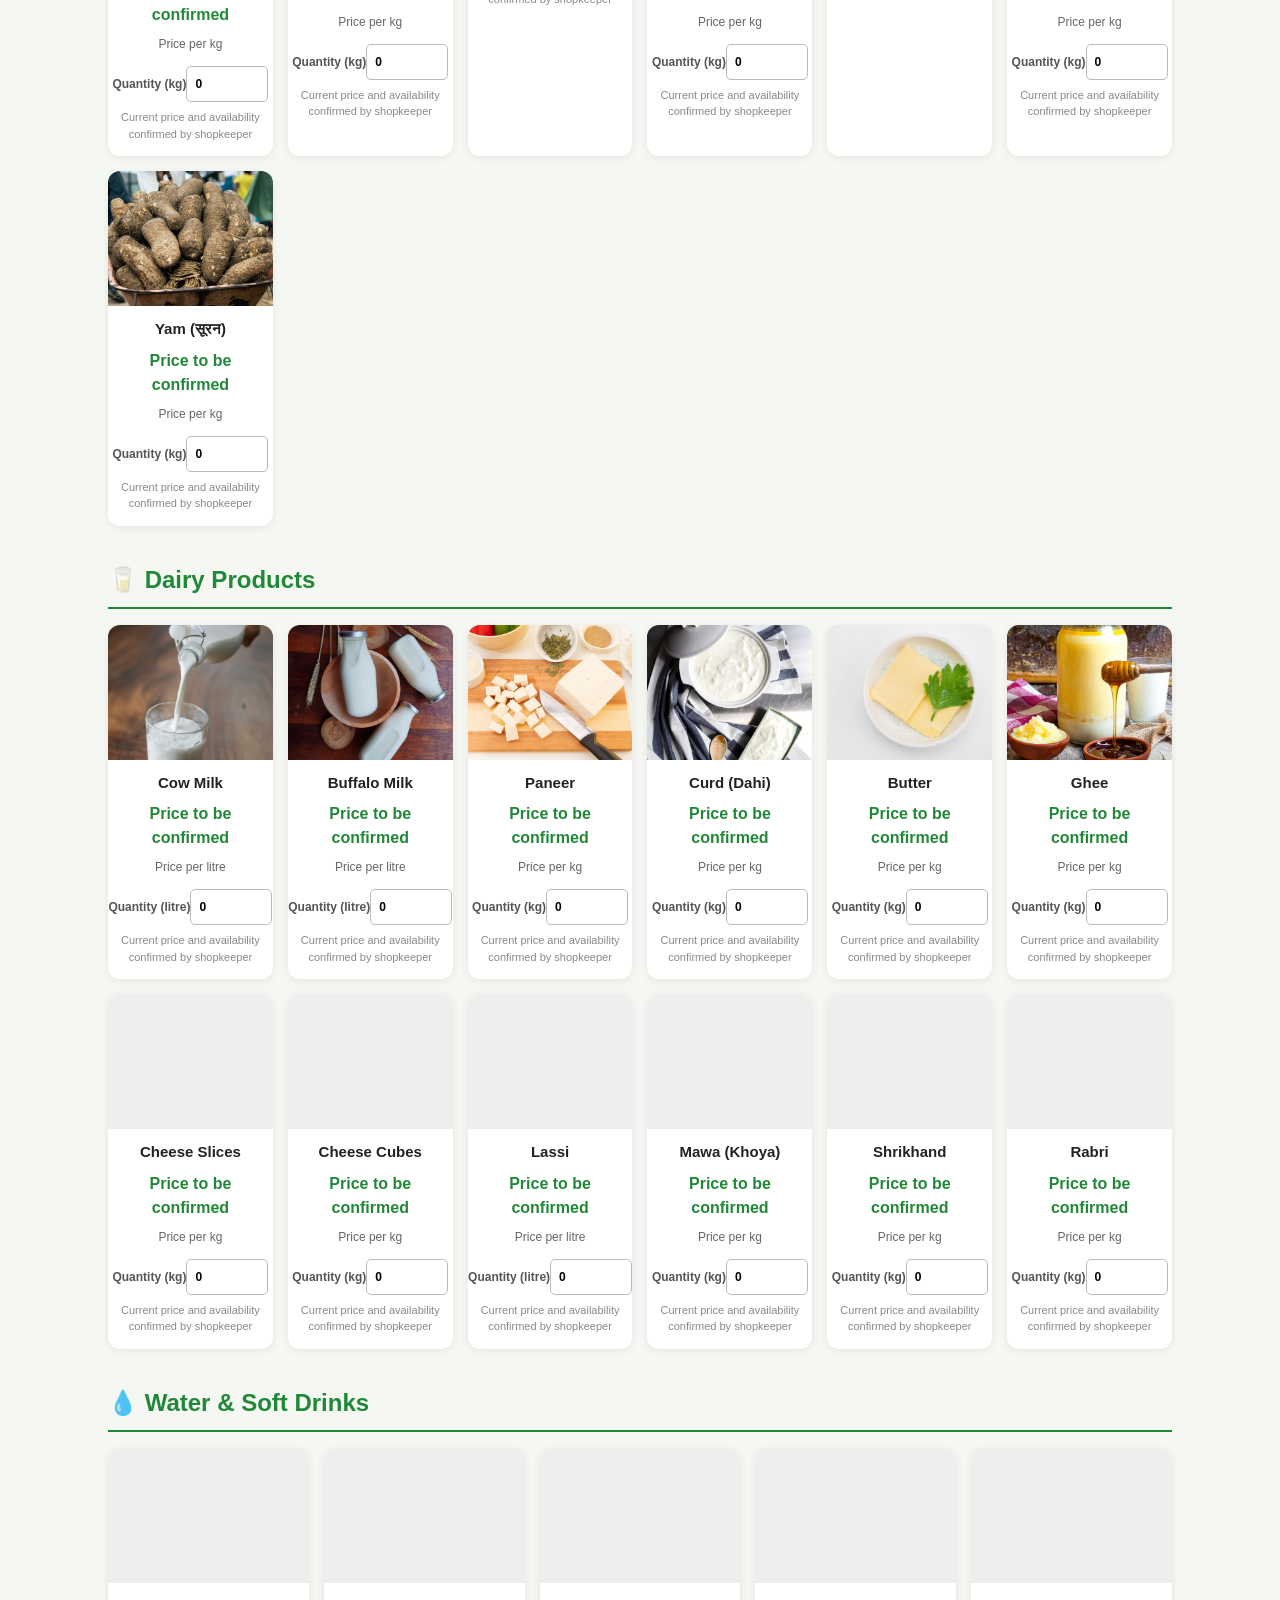
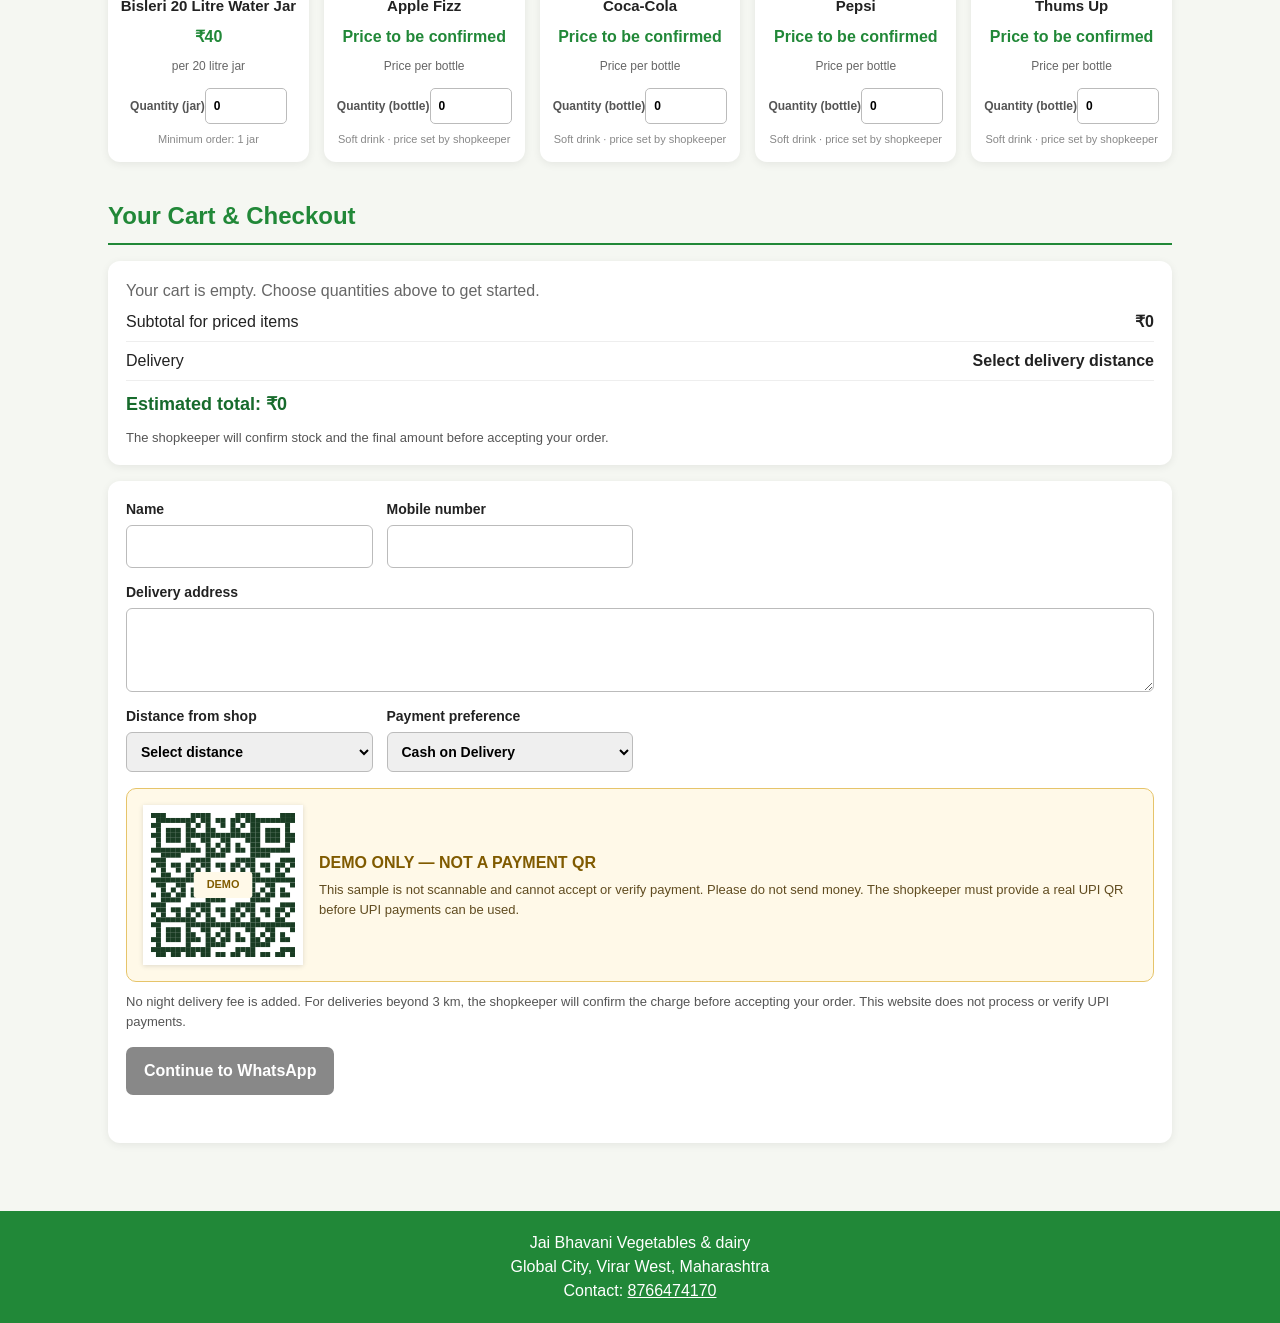
<file: jai-bhavani-shop/index.html>
<!DOCTYPE html>
<html lang="en">
<head>
<meta charset="UTF-8">
<meta name="viewport" content="width=device-width, initial-scale=1.0">
<title>Jai Bhavani Vegetables &amp; dairy</title>

<style>
*{box-sizing:border-box;margin:0;padding:0}
body{font-family:Arial,sans-serif;background:#f5f7f2;color:#222;line-height:1.5}
header{background:#218838;color:white;text-align:center;padding:24px 12px}
header h1{font-size:26px}
header p{margin-top:6px}
.header-actions{margin-top:14px}
.share-button,.shopkeeper-panel summary{display:inline-block;background:white;color:#176b2c;border:0;border-radius:7px;padding:9px 14px;font:inherit;font-weight:bold;cursor:pointer}
.share-status{font-size:13px;margin:9px auto 0;max-width:620px}
.welcome{text-align:center;padding:28px 12px}
.section,.checkout{max-width:1100px;margin:auto;padding:18px}
.section h2,.checkout h2{color:#218838;margin-bottom:16px;border-bottom:2px solid #218838;padding-bottom:9px}
.product-search{display:block;max-width:700px;margin:0 auto}
.product-search input{display:block;width:100%;margin-top:5px;padding:10px;border:1px solid #bbb;border-radius:6px}
.search-status{min-height:20px;margin:8px auto 0;max-width:700px;color:#555;font-size:13px}
.category-tabs{display:flex;flex-wrap:wrap;gap:8px;max-width:700px;margin:0 auto 16px}
.category-tab{border:1px solid #218838;border-radius:20px;background:white;color:#176b2c;padding:8px 14px;font:inherit;cursor:pointer}
.category-tab[aria-pressed="true"]{background:#218838;color:white}
.shopkeeper-panel{max-width:1100px;margin:0 auto 12px;padding:0 18px}
.shopkeeper-panel summary{background:#e5f2e7;transition:background .2s ease,box-shadow .2s ease}
.shopkeeper-panel[open] summary{background:#d6f0dc;box-shadow:0 0 0 2px #218838}
.shopkeeper-content{background:white;border-radius:12px;padding:18px;margin-top:12px;box-shadow:0 2px 9px #00000012}
.shopkeeper-content h2{color:#218838;margin-bottom:8px}
.shopkeeper-content form{margin-top:14px}
.products{display:grid;grid-template-columns:repeat(auto-fit,minmax(155px,1fr));gap:15px}
.product,.panel{background:white;border-radius:12px;overflow:hidden;box-shadow:0 2px 9px #00000012}
.product{text-align:center;padding-bottom:14px}
.product img{display:block;width:100%;height:135px;object-fit:cover;background:#eee}
.product img[hidden]{display:none}
.product h3{font-size:15px;margin:12px 5px 7px}
.price{color:#218838;font-weight:bold;margin:8px}
.unit,.note{font-size:12px;color:#666}
.product input{width:82px;padding:8px;border:1px solid #bbb;border-radius:5px;margin-top:10px}
.quantity-label{display:block;font-size:12px;color:#555;margin-top:9px}
.quantity-label input{margin-top:4px}
.note{font-size:11px;color:#888;margin:7px 5px 0}
.checkout{padding-bottom:32px}
.panel{padding:18px;margin-bottom:16px}
.cart-empty{color:#666}
.cart-lines{list-style:none}
.cart-lines li,.summary-row{display:flex;justify-content:space-between;gap:12px;padding:7px 0;border-bottom:1px solid #eee}
.cart-total{font-size:18px;font-weight:bold;color:#176b2c;margin-top:10px}
.form-grid{display:grid;grid-template-columns:repeat(auto-fit,minmax(220px,1fr));gap:14px}
label{display:block;font-weight:bold;font-size:14px}
input,textarea,select{font:inherit}
.form-grid input,.form-grid textarea,.form-grid select{display:block;width:100%;margin-top:5px;padding:10px;border:1px solid #bbb;border-radius:6px}
.form-grid textarea{min-height:84px;resize:vertical}
.field-wide{grid-column:1/-1}
.demo-payment-preview{display:flex;align-items:center;gap:16px;margin-top:16px;padding:16px;border:1px solid #e6c46a;border-radius:10px;background:#fff9e8}
.demo-payment-qr{display:block;flex:0 0 160px;width:160px;height:160px;border:8px solid white;box-shadow:0 1px 5px #0002}
.demo-payment-copy strong{display:block;color:#805b00;margin-bottom:5px}
.demo-payment-copy p{font-size:13px;color:#604c20}
.hint,.checkout-status{font-size:13px;color:#555;margin-top:10px}
.primary-button{display:inline-block;background:#218838;color:white;border:0;border-radius:7px;padding:12px 18px;font:inherit;font-weight:bold;cursor:pointer;margin-top:16px}
.primary-button:hover{background:#176b2c}
.primary-button:disabled{background:#888;cursor:not-allowed}
.checkout-status{min-height:20px}
footer{background:#218838;color:white;text-align:center;padding:20px;margin-top:20px}
@media(max-width:480px){.section,.checkout{padding:14px}.products{grid-template-columns:repeat(2,minmax(0,1fr));gap:10px}.product img{height:120px}.panel{padding:14px}.demo-payment-preview{align-items:flex-start;flex-direction:column}.demo-payment-qr{align-self:center}}
</style>
</head>

<body>

<header>
<h1>Jai Bhavani Vegetables &amp; dairy</h1>
<p>Fresh Products at Your Doorstep</p>
<p>Global City, Virar West</p>
</header>

<section class="welcome">
<h2>Welcome to Jai Bhavani</h2>
<p>Order vegetables, dairy products and water for home delivery.</p>
<div class="header-actions">
  <button class="share-button" id="shareShop" type="button">Share shop</button>
  <p class="share-status" id="shareStatus" role="status"></p>
</div>
</section>

<details class="shopkeeper-panel">
<summary>Shopkeeper: product prices</summary>
<div class="shopkeeper-content" id="priceLock">
  <h2>Shopkeeper PIN required</h2>
  <p class="hint">Enter your PIN to edit prices. This prototype lock only protects the page interface on this device.</p>
  <form id="priceUnlockForm">
    <label>Shopkeeper PIN
      <input id="shopkeeperPin" type="password" inputmode="numeric" pattern="[0-9]{6}" maxlength="6" autocomplete="current-password" aria-describedby="unlockStatus" required>
    </label>
    <button class="primary-button" type="submit">Unlock price management</button>
    <p class="checkout-status" id="unlockStatus" role="status" aria-live="polite"></p>
  </form>
</div>
<div id="priceManagement" hidden>
<div class="shopkeeper-content">
  <h2>Update product price</h2>
  <p class="hint">Vegetables default to kg; milk, lassi and other drinks default to litre; other dairy defaults to kg; water is counted in jars. You can change the selling unit for each product below. Enter the price for one of the selected units. These prototype prices are saved only in this browser on this device.</p>
  <form id="priceForm">
    <div class="form-grid">
      <label>Product
        <select id="priceProduct" required></select>
      </label>
      <label>Price (₹)
        <input id="priceAmount" type="number" min="0.01" step="0.01" required>
      </label>
      <label>Unit
        <input id="priceUnit" type="text" maxlength="40" placeholder="e.g. per kg, per litre, per jar" required>
      </label>
    </div>
    <button class="primary-button" type="submit">Save price on this device</button>
    <p class="checkout-status" id="priceStatus" role="status" aria-live="polite"></p>
  </form>
</div>
</div>
</details>

<section class="section">
<h2>Search all products</h2>
<div class="category-tabs" role="group" aria-label="Filter products by category">
  <button class="category-tab" type="button" data-category-filter="all" aria-pressed="true">All</button>
  <button class="category-tab" type="button" data-category-filter="vegetables" aria-pressed="false">Vegetables</button>
  <button class="category-tab" type="button" data-category-filter="dairy" aria-pressed="false">Dairy</button>
  <button class="category-tab" type="button" data-category-filter="water" aria-pressed="false">Water</button>
</div>
<label class="product-search">Product name
  <input type="search" id="productSearch" placeholder="Search vegetables, dairy, water, or soft drinks..." autocomplete="off">
</label>
<p class="search-status" id="searchStatus" role="status" aria-live="polite"></p>
</section>

<section class="section">
<h2>🥦 Vegetables</h2>
<div class="products" id="vegetables"></div>
</section>

<section class="section">
<h2>🥛 Dairy Products</h2>
<div class="products" id="dairy"></div>
</section>

<section class="section">
<h2>💧 Water &amp; Soft Drinks</h2>
<div class="products" id="water"></div>
</section>

<section class="checkout" id="checkout">
<h2>Your Cart &amp; Checkout</h2>
<div class="panel" aria-live="polite">
  <ul class="cart-lines" id="cartLines"></ul>
  <p class="cart-empty" id="cartEmpty">Your cart is empty. Choose quantities above to get started.</p>
  <div class="summary-row"><span>Subtotal for priced items</span><strong id="subtotal">₹0</strong></div>
  <div class="summary-row"><span>Delivery</span><strong id="deliveryAmount">Calculated after address distance is selected</strong></div>
  <p class="cart-total" id="cartTotal">Estimated total: ₹0</p>
  <p class="hint" id="priceNotice">Product prices must be confirmed by the shopkeeper before the order is final.</p>
</div>
<form class="panel" id="orderForm">
  <div class="form-grid">
    <label>Name
      <input name="name" autocomplete="name" required maxlength="80">
    </label>
    <label>Mobile number
      <input name="mobile" type="tel" inputmode="numeric" autocomplete="tel" pattern="[0-9]{10,15}" title="Enter 10 to 15 digits without spaces." required>
    </label>
    <label class="field-wide">Delivery address
      <textarea name="address" autocomplete="street-address" required maxlength="400"></textarea>
    </label>
    <label>Distance from shop
      <select name="distance" required>
        <option value="">Select distance</option>
        <option value="within">Within 3 km (free delivery)</option>
        <option value="beyond">Beyond 3 km (charge to be confirmed)</option>
      </select>
    </label>
    <label>Payment preference
      <select name="payment" required>
        <option value="Cash on Delivery">Cash on Delivery</option>
        <option value="UPI">UPI (demo preview only)</option>
      </select>
    </label>
  </div>
  <div class="demo-payment-preview" id="demoPaymentPreview" hidden>
    <svg class="demo-payment-qr" id="demoPaymentQr" viewBox="0 0 290 290" role="img" aria-label="Decorative demo QR pattern. It is not a real or scannable payment code." xmlns="http://www.w3.org/2000/svg"></svg>
    <div class="demo-payment-copy">
      <strong>DEMO ONLY — NOT A PAYMENT QR</strong>
      <p>This sample is not scannable and cannot accept or verify payment. Please do not send money. The shopkeeper must provide a real UPI QR before UPI payments can be used.</p>
    </div>
  </div>
  <p class="hint">No night delivery fee is added. For deliveries beyond 3 km, the shopkeeper will confirm the charge before accepting your order. This website does not process or verify UPI payments.</p>
  <button class="primary-button" id="submitOrder" type="submit" disabled>Continue to WhatsApp</button>
  <p class="checkout-status" id="checkoutStatus" role="status"></p>
</form>
</section>

<footer>
<p>Jai Bhavani Vegetables &amp; dairy</p>
<p>Global City, Virar West, Maharashtra</p>
<p>Contact: <a href="tel:+918766474170" style="color:white">8766474170</a></p>
</footer>

<script>
const vegetables = [
["Potato","potato"],["Onion","onion"],["Tomato","tomato"],
["Green Chilli","green chilli"],["Bitter Gourd","bitter gourd"],
["Cucumber","cucumber"],["Beetroot","beetroot"],
["Carrot","carrot"],["Radish","radish"],["Brinjal","eggplant"],
["Capsicum","bell pepper"],["Cauliflower","cauliflower"],
["Cabbage","cabbage"],["Broccoli","broccoli"],["Green Peas","green peas"],
["Bottle Gourd","bottle gourd"],["Ridge Gourd","ridge gourd"],
["Pumpkin","pumpkin"],["French Beans","green beans"],
["Spinach","spinach leaves"],["Fenugreek","fenugreek leaves"],
["Coriander","coriander leaves"],["Mint","mint leaves"],
["Curry Leaves","curry leaves"],["Ginger","ginger root"],
["Garlic","garlic"],["Lemon","lemon"],["Amla","indian gooseberry"],
["Coconut","coconut"],
["Sweet Corn","sweet corn"],["Spring Onion","spring onion"],
["Drumstick","drumstick vegetable"],["Mushroom","mushroom"],
["Sweet Potato","sweet potato"],["Arbi","taro root"],
["Lady Finger","okra"],
["Raw Banana","raw banana"],["Lettuce","lettuce"],
["Mustard Leaves","mustard greens"],["Pointed Gourd","pointed gourd"],
["Ivy Gourd","ivy gourd"],["Snake Gourd","snake gourd"],
["Yam","elephant foot yam"]
];

const vegetableHindiNames = {
  "Potato":"आलू",
  "Onion":"प्याज़",
  "Tomato":"टमाटर",
  "Green Chilli":"हरी मिर्च",
  "Bitter Gourd":"करेला",
  "Cucumber":"खीरा",
  "Beetroot":"चुकंदर",
  "Carrot":"गाजर",
  "Radish":"मूली",
  "Brinjal":"बैंगन",
  "Capsicum":"शिमला मिर्च",
  "Cauliflower":"फूलगोभी",
  "Cabbage":"पत्तागोभी",
  "Broccoli":"ब्रोकोली",
  "Green Peas":"हरी मटर",
  "Bottle Gourd":"लौकी",
  "Ridge Gourd":"तोरई",
  "Pumpkin":"कद्दू",
  "French Beans":"फ्रेंच बीन्स",
  "Spinach":"पालक",
  "Fenugreek":"मेथी",
  "Coriander":"धनिया",
  "Mint":"पुदीना",
  "Curry Leaves":"करी पत्ता",
  "Ginger":"अदरक",
  "Garlic":"लहसुन",
  "Lemon":"नींबू",
  "Amla":"आंवला",
  "Coconut":"नारियल",
  "Sweet Corn":"मक्का",
  "Spring Onion":"हरा प्याज़",
  "Drumstick":"सहजन",
  "Mushroom":"मशरूम",
  "Sweet Potato":"शकरकंद",
  "Arbi":"अरबी",
  "Lady Finger":"भिंडी",
  "Raw Banana":"कच्चा केला",
  "Lettuce":"सलाद पत्ता",
  "Mustard Leaves":"सरसों का साग",
  "Pointed Gourd":"परवल",
  "Ivy Gourd":"कुंदरू",
  "Snake Gourd":"चिचिंडा",
  "Yam":"सूरन"
};

const dairy = [
["Cow Milk","milk bottle"],["Buffalo Milk","milk bottle"],
["Toned Milk","milk packet"],["Full Cream Milk","milk packet"],
["Paneer","paneer cubes"],["Curd (Dahi)","curd bowl"],
["Butter","butter"],["Ghee","ghee jar"],
["Cheese Slices","cheese slices"],["Cheese Cubes","cheese cubes"],
["Buttermilk (Chaas)","buttermilk glass"],["Lassi","lassi glass"],
["Flavoured Milk","flavoured milk bottle"],["Yogurt","yogurt bowl"],
["Fresh Cream","fresh cream"],["Milk Powder","milk powder"],
["Condensed Milk","condensed milk tin"],["Mawa (Khoya)","khoya"],
["Shrikhand","shrikhand bowl"],["Rabri","rabri bowl"],
["Greek Yogurt","greek yogurt"]
];

const priceStorageKey="jaiBhavaniProductPrices";
const waterProducts=[
  ["Bisleri 20 Litre Water Jar","water jar"],
  ["Apple Fizz","apple fizz"],
  ["Coca-Cola","coca-cola"],
  ["Pepsi","pepsi"],
  ["Thums Up","thums up"]
];
const dairyProducts=dairy.filter(item=>photoUrl(item[0],"dairy"));
const productsByCategory={
  vegetables,
  dairy:dairyProducts,
  water:waterProducts
};
const knownProductKeys=new Set(
  Object.entries(productsByCategory).flatMap(([category,items])=>
    items.map(item=>category+"|"+item[0]))
);
let productPrices={
  "water|Bisleri 20 Litre Water Jar":{price:40,unit:"per 20 litre jar"}
};

function productKey(productName,category){
return category+"|"+productName;
}

function defaultProductUnit(productName,category){
if(category==="vegetables"){
  return "kg";
}
if(category==="water"){
  return productName==="Bisleri 20 Litre Water Jar" ? "jar" : "bottle";
}
if(/milk|buttermilk|chaas|lassi/i.test(productName)){
  return "litre";
}
return "kg";
}

function minimumProductPrice(productName,category){
if(category==="water" && productName==="Bisleri 20 Litre Water Jar"){
  return 40;
}
if(category==="dairy" && /milk/i.test(productName)){
  return 30;
}
return 0.01;
}

function quantityUnitFromPriceUnit(priceUnit,productName,category){
const normalized=priceUnit.toLowerCase();
if(/\bjar\b/.test(normalized)){
  return "jar";
}
if(/\b(packet|pack|pouch)\b/.test(normalized)){
  return "packet";
}
if(/\b(bottle|bottles)\b/.test(normalized)){
  return "bottle";
}
if(/\b(piece|pieces|pcs|pc)\b/.test(normalized)){
  return "piece";
}
if(/\b(kg|kilogram|kilograms)\b/.test(normalized)){
  return "kg";
}
if(/\b(g|gram|grams)\b/.test(normalized)){
  return "g";
}
if(/\b(ml|millilitre|milliliter|millilitres|milliliters)\b/.test(normalized)){
  return "ml";
}
if(/\b(l|litre|liter|litres|liters)\b/.test(normalized)){
  return "litre";
}
return defaultProductUnit(productName,category);
}

function formatQuantity(quantity,unit){
const displayUnit=unit==="jar" && quantity!==1 ? "jars" :
  unit==="bottle" && quantity!==1 ? "bottles" :
  unit==="packet" && quantity!==1 ? "packets" :
  unit==="piece" && quantity!==1 ? "pieces" : unit;
return quantity+" "+displayUnit;
}

function loadSavedPrices(){
try{
  const saved=localStorage.getItem(priceStorageKey);
  if(!saved){
    return;
  }
  const parsed=JSON.parse(saved);
  if(!parsed || typeof parsed!=="object" || Array.isArray(parsed)){
    throw new Error("Saved product prices have an invalid format.");
  }
  Object.entries(parsed).forEach(([key,value])=>{
    if(knownProductKeys.has(key) && value && Number.isFinite(value.price) && value.price>0 &&
      typeof value.unit==="string" && value.unit.trim()){
      productPrices[key]={price:value.price,unit:value.unit.trim()};
    }
  });
}catch(error){
  document.getElementById("priceStatus").textContent=
    "Could not load saved prices from this browser: "+error.message;
}
}

loadSavedPrices();

function photoUrl(productName, category) {
const productPhotos = {
  vegetables: {
    "Potato":"Potato.jpg..jpg",
    "Onion":"Onion.jpj..jpg",
    "Tomato":"Tomato.jpg..jpg",
    "Green Chilli":"chilli green.jpg..jpg",
    "Bitter Gourd":"bitter gourd.jpg..jpg",
    "Cucumber":"cucumber.jpg..jpg",
    "Beetroot":"Beetroot.jpg..jpg",
    "Carrot":"carrot.jpg..jpg",
    "Radish":"Radish.jpg..jpg",
    "Brinjal":"Brinjal.jpg..jpg",
    "Capsicum":"capsicum.jpg..jpg",
    "Cauliflower":"cauliflower.jpg..jpg",
    "Cabbage":"cabbage.jpg..jpg",
    "Broccoli":"broccoli.jpg..jpg",
    "Green Peas":"Green Peas.jpg..jpg",
    "Bottle Gourd":"bottle gourd.jpg",
    "Ridge Gourd":"Ridge Gourd.jpg..jpg",
    "Pumpkin":"Pumpkin.jpg..jpg",
    "French Beans":"French Beans.jpg..jpg",
    "Spinach":"Spinach.jpg..jpg",
    "Fenugreek":"Fenugreek.jpg..jpg",
    "Coriander":"corander.jpg..jpg",
    "Mint":"Mint.jpg..jpg",
    "Curry Leaves":"Curry Leaves.jpg..jpg",
    "Ginger":"ginger.jpg..jpg",
    "Garlic":"garlic.jpg..jpg",
    "Lemon":"lemon.jpg..jpg",
    "Amla":"Amla.jpg",
    "Sweet Corn":"Sweet Corn.jpg",
    "Spring Onion":"Spring Onion.jpg",
    "Mushroom":"Mushroom.jpg",
    "Sweet Potato":"sweet potato.jpg..jpg",
    "Arbi":"Arbi.jpg",
    "Coconut":"coconut.jpg..jpg",
    "Lady Finger":"lady finger.jpg..jpg",
    "Raw Banana":"Raw Banana.jpg",
    "Lettuce":"Lettuce.jpg",
    "Pointed Gourd":"Pointed Gourd.jpg",
    "Snake Gourd":"Snake Gourd.jpg",
    "Yam":"Yam.jpg"
  },
  dairy: {
    "Cow Milk":"Cow Milkkk.jpg",
    "Buffalo Milk":"Buffalo Milk.jpg",
    "Paneer":"paneer.jpg..jpg",
    "Curd (Dahi)":"curd.jpg..jpg",
    "Butter":"Butter.jpg",
    "Ghee":"Ghee.jpg..jpg",
    "Cheese Slices":"Cheese Slices.jpg",
    "Cheese Cubes":"Cheese Cubes.jpg",
    "Lassi":"Lassi.jpg",
    "Mawa (Khoya)":"Mawa (Khoya).jpg",
    "Shrikhand":"Shrikhand.jpg",
    "Rabri":"Rabri.jpg"
  },
  water: {
    "Bisleri 20 Litre Water Jar":"water jar.jpg..jpg",
    "Apple Fizz":"Apple Fizz.jpg",
    "Coca-Cola":"cocacola.jpg",
    "Pepsi":"pepsi.jpg",
    "Thums Up":"Thumbsup.jpg"
  }
};

const imageFile=productPhotos[category]?.[productName];
if(!imageFile){
  return null;
}

const folder=category=== "vegetables" ? "Vegitables" : category;
return "Imagess/"+folder+"/"+encodeURI(imageFile);
}

function showProducts(items,containerId,category){
const container=document.getElementById(containerId);

items.forEach(item=>{
const card=document.createElement("div");
card.className="product";
card.dataset.productName=item[0];
card.dataset.category=category;

const img=document.createElement("img");
const imagePath=photoUrl(item[0],category);
if(imagePath){
  img.src=imagePath;
  img.alt=item[0]+" real product photo";
}else{
  img.alt="";
  img.hidden=true;
}
img.addEventListener("error",()=>{
  img.alt="";
  img.hidden=true;
  if(category==="dairy"){
    card.remove();
  }
});
img.loading="lazy";

const name=document.createElement("h3");
const hindiName=category==="vegetables" ? vegetableHindiNames[item[0]] : "";
name.textContent=hindiName
  ? item[0]+" ("+hindiName+")"
  : item[0];
card.dataset.searchName=(item[0]+" "+hindiName).toLocaleLowerCase();

const price=document.createElement("p");
price.className="price";

const unit=document.createElement("p");
unit.className="unit";

const savedPrice=productPrices[productKey(item[0],category)];
card.dataset.price=savedPrice ? String(savedPrice.price) : "";
card.dataset.unit=savedPrice ? savedPrice.unit : "";
const quantityUnit=savedPrice
  ? quantityUnitFromPriceUnit(savedPrice.unit,item[0],category)
  : defaultProductUnit(item[0],category);
card.dataset.quantityUnit=quantityUnit;
price.textContent=savedPrice ? formatRupees(savedPrice.price) : "Price to be confirmed";
unit.textContent=savedPrice ? savedPrice.unit : "Price per "+quantityUnit;

const quantity=document.createElement("input");
quantity.type="number";
quantity.min="0";
quantity.step=["jar","bottle","packet","piece"].includes(quantityUnit) ? "1" : "any";
quantity.value="0";
quantity.setAttribute("aria-label","Quantity of "+item[0]+" in "+quantityUnit);
quantity.addEventListener("input",updateCart);
const quantityLabel=document.createElement("label");
quantityLabel.className="quantity-label";
quantityLabel.textContent="Quantity ("+quantityUnit+")";
quantityLabel.appendChild(quantity);

const note=document.createElement("p");
note.className="note";
note.textContent=item[0]==="Bisleri 20 Litre Water Jar"
  ? "Minimum order: 1 jar"
  : category==="water"
    ? "Soft drink · price set by shopkeeper"
    : "Current price and availability confirmed by shopkeeper";

card.append(img,name,price,unit,quantityLabel,note);
container.appendChild(card);
});
}

showProducts(vegetables,"vegetables","vegetables");
showProducts(dairyProducts,"dairy","dairy");
showProducts(waterProducts,"water","water");

const productSearch=document.getElementById("productSearch");
const searchStatus=document.getElementById("searchStatus");
let activeCategory="all";

function filterProducts(){
const searchTerm=productSearch.value.trim().toLocaleLowerCase();
let visibleCount=0;
const visibleCategories=new Set();

document.querySelectorAll(".products .product").forEach(card=>{
 const categoryMatches=activeCategory==="all" || card.dataset.category===activeCategory;
 const matches=categoryMatches && card.dataset.searchName.includes(searchTerm);
 card.hidden=!matches;
 const categorySection=card.closest(".section");
 if(matches){
   visibleCount++;
   visibleCategories.add(categorySection);
 }
});

document.querySelectorAll(".products").forEach(container=>{
 const categorySection=container.closest(".section");
 categorySection.hidden=activeCategory==="all"
   ? Boolean(searchTerm) && !visibleCategories.has(categorySection)
   : container.id!==activeCategory || (Boolean(searchTerm) && !visibleCategories.has(categorySection));
});

searchStatus.textContent=searchTerm && visibleCount===0
 ? "No "+(activeCategory==="all" ? "products" : activeCategory==="dairy" ? "dairy products" : activeCategory==="water" ? "water products" : "vegetables")+" found. Try a different name."
 : searchTerm
   ? visibleCount+" product"+(visibleCount===1 ? "" : "s")+" found."
   : "";
}

document.querySelectorAll("[data-category-filter]").forEach(button=>{
button.addEventListener("click",()=>{
  activeCategory=button.dataset.categoryFilter;
  document.querySelectorAll("[data-category-filter]").forEach(tab=>{
    tab.setAttribute("aria-pressed",String(tab===button));
  });
  filterProducts();
});
});

productSearch.addEventListener("input",filterProducts);
filterProducts();

const orderForm=document.getElementById("orderForm");
const cartLines=document.getElementById("cartLines");
const cartEmpty=document.getElementById("cartEmpty");
const submitOrder=document.getElementById("submitOrder");
const checkoutStatus=document.getElementById("checkoutStatus");
const paymentMethod=orderForm.elements.payment;
const demoPaymentPreview=document.getElementById("demoPaymentPreview");
const demoPaymentQr=document.getElementById("demoPaymentQr");
const priceForm=document.getElementById("priceForm");
const priceProduct=document.getElementById("priceProduct");
const priceAmount=document.getElementById("priceAmount");
const priceUnit=document.getElementById("priceUnit");
const priceStatus=document.getElementById("priceStatus");
const shopkeeperPanel=document.querySelector(".shopkeeper-panel");
const priceUnlockForm=document.getElementById("priceUnlockForm");
const shopkeeperPin=document.getElementById("shopkeeperPin");
const unlockStatus=document.getElementById("unlockStatus");
const priceLock=document.getElementById("priceLock");
const priceManagement=document.getElementById("priceManagement");
const shopkeeperPinHash="106341ed6691d80fa296bb3cee87190c154e6579e048716d28ab5e6a336814ae";

async function hashShopkeeperPin(pin){
if(!window.crypto || !window.crypto.subtle){
  throw new Error("PIN verification is unavailable in this browser. Open the site in a current browser.");
}
const digest=await window.crypto.subtle.digest("SHA-256",new TextEncoder().encode(pin));
return Array.from(new Uint8Array(digest),byte=>byte.toString(16).padStart(2,"0")).join("");
}

shopkeeperPanel.addEventListener("toggle",()=>{
if(shopkeeperPanel.open){
  if(priceLock.hidden){
    shopkeeperPin.focus();
  }
  return;
}

priceManagement.hidden=true;
priceLock.hidden=false;
shopkeeperPin.value="";
unlockStatus.textContent="";
priceStatus.textContent="";
});

priceUnlockForm.addEventListener("submit",async event=>{
event.preventDefault();
if(!priceUnlockForm.reportValidity()){
  return;
}

const unlockButton=priceUnlockForm.querySelector("button[type='submit']");
unlockButton.disabled=true;
unlockStatus.textContent="Checking PIN...";
try{
  const enteredHash=await hashShopkeeperPin(shopkeeperPin.value);
  if(enteredHash!==shopkeeperPinHash){
    unlockStatus.textContent="Incorrect PIN. Please try again.";
    shopkeeperPin.value="";
    shopkeeperPin.focus();
    return;
  }
  priceLock.hidden=true;
  priceManagement.hidden=false;
  shopkeeperPin.value="";
  priceStatus.textContent="";
}catch(error){
  unlockStatus.textContent=error.message;
}finally{
  unlockButton.disabled=false;
}
});

const productPlaceholder=document.createElement("option");
productPlaceholder.value="";
productPlaceholder.textContent="Choose a product";
priceProduct.appendChild(productPlaceholder);
Object.entries(productsByCategory).forEach(([category,items])=>{
  items.forEach(item=>{
    const option=document.createElement("option");
    option.value=productKey(item[0],category);
    option.textContent=(category==="water" ? "Water" : category==="dairy" ? "Dairy" : "Vegetables")+" — "+item[0];
    priceProduct.appendChild(option);
  });
});

function formatRupees(amount){
return "₹"+amount.toFixed(2).replace(/\.00$/,"");
}

function drawDemoPaymentQr(){
const namespace="http://www.w3.org/2000/svg";
const cellSize=10;
const gridSize=29;
const background=document.createElementNS(namespace,"rect");
background.setAttribute("width","290");
background.setAttribute("height","290");
background.setAttribute("fill","#fff");
demoPaymentQr.appendChild(background);

function inFinder(x,y,left,top){
const localX=x-left;
const localY=y-top;
if(localX<0 || localX>6 || localY<0 || localY>6){
  return null;
}
return localX===0 || localX===6 || localY===0 || localY===6 ||
  (localX>=2 && localX<=4 && localY>=2 && localY<=4);
}

for(let y=0;y<gridSize;y++){
  for(let x=0;x<gridSize;x++){
    const finder=inFinder(x,y,1,1) ??
      inFinder(x,y,gridSize-8,1) ??
      inFinder(x,y,1,gridSize-8);
    const isDark=finder===null
      ? ((x*17+y*31+x*y*7+11)%9)<4
      : finder;
    if(isDark){
      const cell=document.createElementNS(namespace,"rect");
      cell.setAttribute("x",String(x*cellSize));
      cell.setAttribute("y",String(y*cellSize));
      cell.setAttribute("width",String(cellSize));
      cell.setAttribute("height",String(cellSize));
      cell.setAttribute("fill","#193c23");
      demoPaymentQr.appendChild(cell);
    }
  }
}

const demoLabel=document.createElementNS(namespace,"rect");
demoLabel.setAttribute("x","86");
demoLabel.setAttribute("y","119");
demoLabel.setAttribute("width","118");
demoLabel.setAttribute("height","52");
demoLabel.setAttribute("rx","5");
demoLabel.setAttribute("fill","#fff9e8");
demoPaymentQr.appendChild(demoLabel);
const demoText=document.createElementNS(namespace,"text");
demoText.setAttribute("x","145");
demoText.setAttribute("y","152");
demoText.setAttribute("text-anchor","middle");
demoText.setAttribute("font-family","Arial, sans-serif");
demoText.setAttribute("font-size","22");
demoText.setAttribute("font-weight","700");
demoText.setAttribute("fill","#805b00");
demoText.textContent="DEMO";
demoPaymentQr.appendChild(demoText);
}

drawDemoPaymentQr();

function updatePaymentPreview(){
demoPaymentPreview.hidden=paymentMethod.value!=="UPI";
}

paymentMethod.addEventListener("change",updatePaymentPreview);
updatePaymentPreview();

function updateCart(){
const selected=[...document.querySelectorAll(".product")].map(card=>{
  const quantity=Number(card.querySelector("input").value);
  return {
    name:card.dataset.productName,
    quantity:Number.isFinite(quantity) && quantity>0 ? quantity : 0,
    price:card.dataset.price==="" ? null : Number(card.dataset.price),
    rateUnit:card.dataset.unit,
    quantityUnit:card.dataset.quantityUnit
  };
}).filter(item=>item.quantity>0);

let subtotal=0;
let hasUnpricedItems=false;
cartLines.replaceChildren();
selected.forEach(item=>{
  const line=document.createElement("li");
  const itemName=document.createElement("span");
  const itemAmount=document.createElement("strong");
  itemName.textContent=item.name+" × "+formatQuantity(item.quantity,item.quantityUnit);
  if(item.price===null){
    itemAmount.textContent="Price to be confirmed";
    hasUnpricedItems=true;
  }else{
    const lineTotal=item.price*item.quantity;
    subtotal+=lineTotal;
    itemAmount.textContent=formatRupees(lineTotal);
  }
  line.append(itemName,itemAmount);
  cartLines.appendChild(line);
});

cartEmpty.hidden=selected.length>0;
submitOrder.disabled=selected.length===0;
document.getElementById("subtotal").textContent=formatRupees(subtotal);

const distance=orderForm.elements.distance.value;
const deliveryAmount=document.getElementById("deliveryAmount");
if(distance==="within"){
  deliveryAmount.textContent="Free";
}else if(distance==="beyond"){
  deliveryAmount.textContent="To be confirmed by shopkeeper";
}else{
  deliveryAmount.textContent="Select delivery distance";
}

const total=document.getElementById("cartTotal");
if(!selected.length){
  total.textContent="Estimated total: ₹0";
}else if(hasUnpricedItems || distance==="beyond" || !distance){
  total.textContent="Final total: To be confirmed";
}else{
  total.textContent="Estimated total: "+formatRupees(subtotal);
}
document.getElementById("priceNotice").textContent=
  hasUnpricedItems || distance==="beyond"
    ? "This is an order request, not a confirmed order. The shopkeeper must confirm unpriced items, availability and any delivery charge before accepting it."
    : "The shopkeeper will confirm stock and the final amount before accepting your order.";
}

orderForm.elements.distance.addEventListener("change",updateCart);

priceProduct.addEventListener("change",()=>{
const [category,...nameParts]=priceProduct.value.split("|");
const productName=nameParts.join("|");
const savedPrice=productPrices[priceProduct.value];
if(!productName){
  priceAmount.value="";
  priceUnit.value="";
  return;
}

const minimumPrice=minimumProductPrice(productName,category);
priceAmount.min=String(minimumPrice);
priceAmount.value=savedPrice ? String(savedPrice.price) : "";
priceUnit.value=savedPrice
  ? savedPrice.unit
  : "per "+defaultProductUnit(productName,category);
});

priceForm.addEventListener("submit",event=>{
event.preventDefault();
if(!priceForm.reportValidity()){
  return;
}

const [category,...nameParts]=priceProduct.value.split("|");
const productName=nameParts.join("|");
const amount=Number(priceAmount.value);
const unit=priceUnit.value.trim();
const minimumPrice=minimumProductPrice(productName,category);
if(!knownProductKeys.has(priceProduct.value) || !Number.isFinite(amount) ||
  amount<minimumPrice || !unit){
  priceStatus.textContent="Enter a valid product price and unit. The 20 litre water jar must be at least ₹40, and milk must be at least ₹30.";
  return;
}

const updatedPrices={
  ...productPrices,
  [priceProduct.value]:{price:amount,unit}
};
try{
  localStorage.setItem(priceStorageKey,JSON.stringify(updatedPrices));
}catch(error){
  priceStatus.textContent="Could not save this price in the browser: "+error.message;
  return;
}

productPrices=updatedPrices;
document.querySelectorAll(".product").forEach(card=>{
  if(card.dataset.category!==category || card.dataset.productName!==productName){
    return;
  }
  const quantityUnit=quantityUnitFromPriceUnit(unit,productName,category);
  card.dataset.price=String(amount);
  card.dataset.unit=unit;
  card.dataset.quantityUnit=quantityUnit;
  card.querySelector(".price").textContent=formatRupees(amount);
  card.querySelector(".unit").textContent=unit;
  const quantity=card.querySelector("input");
  quantity.step=["jar","bottle","packet","piece"].includes(quantityUnit) ? "1" : "any";
  quantity.setAttribute("aria-label","Quantity of "+productName+" in "+quantityUnit);
  const quantityLabel=card.querySelector(".quantity-label");
  quantityLabel.firstChild.textContent="Quantity ("+quantityUnit+")";
  card.querySelector(".note").textContent="Price set by shopkeeper";
});
updateCart();
priceStatus.textContent="Price saved on this device. Customers using this browser will see it.";
});

orderForm.addEventListener("submit",event=>{
event.preventDefault();
if(!orderForm.reportValidity()){
  return;
}

const selected=[...document.querySelectorAll(".product")].map(card=>({
  name:card.dataset.productName,
  quantity:Number(card.querySelector("input").value),
  price:card.dataset.price==="" ? null : Number(card.dataset.price),
  rateUnit:card.dataset.unit,
  quantityUnit:card.dataset.quantityUnit
})).filter(item=>item.quantity>0);
if(!selected.length){
  checkoutStatus.textContent="Add at least one product to your cart.";
  return;
}

const formData=new FormData(orderForm);
const distance=formData.get("distance")==="within"
  ? "Within 3 km (free delivery)"
  : "Beyond 3 km (delivery charge to be confirmed)";
const orderText=[
  "Jai Bhavani Vegetables & dairy online order request",
  "Name: "+formData.get("name"),
  "Mobile: "+formData.get("mobile"),
  "Address: "+formData.get("address"),
  "Delivery: "+distance,
  "Payment preference: "+formData.get("payment"),
  ...(formData.get("payment")==="UPI"
    ? ["UPI demo preview selected. No payment has been made or verified."]
    : []),
  "Items:",
  ...selected.map(item=>" - "+item.name+" × "+formatQuantity(item.quantity,item.quantityUnit)+
    (item.price===null ? " (price to be confirmed)" :
      " ("+formatRupees(item.price*item.quantity)+" at "+item.rateUnit+")")),
  "Known items subtotal: "+document.getElementById("subtotal").textContent,
  "Final amount and availability must be confirmed by the shopkeeper before the order is accepted."
].join("\n");
const whatsappUrl="https://wa.me/918766474170?text="+encodeURIComponent(orderText);
const whatsappWindow=window.open(whatsappUrl,"_blank","noopener,noreferrer");
checkoutStatus.replaceChildren();
if(whatsappWindow){
  checkoutStatus.textContent="WhatsApp opened with your order request. Review it and press Send to contact the shop.";
}else{
  checkoutStatus.append("Your browser blocked the WhatsApp window. ");
  const whatsappLink=document.createElement("a");
  whatsappLink.href=whatsappUrl;
  whatsappLink.target="_blank";
  whatsappLink.rel="noopener noreferrer";
  whatsappLink.textContent="Open your order in WhatsApp";
  checkoutStatus.appendChild(whatsappLink);
}
});

updateCart();

document.getElementById("shareShop").addEventListener("click",()=>{
const website=window.location.protocol==="file:"
  ? "Website: not published yet"
  : "Website: "+window.location.href;
const profile=[
  "Jai Bhavani Vegetables & dairy",
  "Global City, Virar West, Maharashtra – 401303",
  "Contact: 8766474170",
  website
].join("\n");
const shareUrl="https://wa.me/?text="+encodeURIComponent(profile);
const shareStatus=document.getElementById("shareStatus");
const shareWindow=window.open(shareUrl,"_blank","noopener,noreferrer");
if(shareWindow){
  shareStatus.textContent=window.location.protocol==="file:"
    ? "WhatsApp opened. The website is not published yet, so this local page link cannot be shared with customers."
    : "WhatsApp opened with the shop name, address, contact and website link.";
}else{
  shareStatus.replaceChildren();
  shareStatus.append("Your browser blocked the share window. ");
  const shareLink=document.createElement("a");
  shareLink.href=shareUrl;
  shareLink.target="_blank";
  shareLink.rel="noopener noreferrer";
  shareLink.textContent="Open WhatsApp share";
  shareStatus.appendChild(shareLink);
}
});
</script>

</body>
</html>
</file>
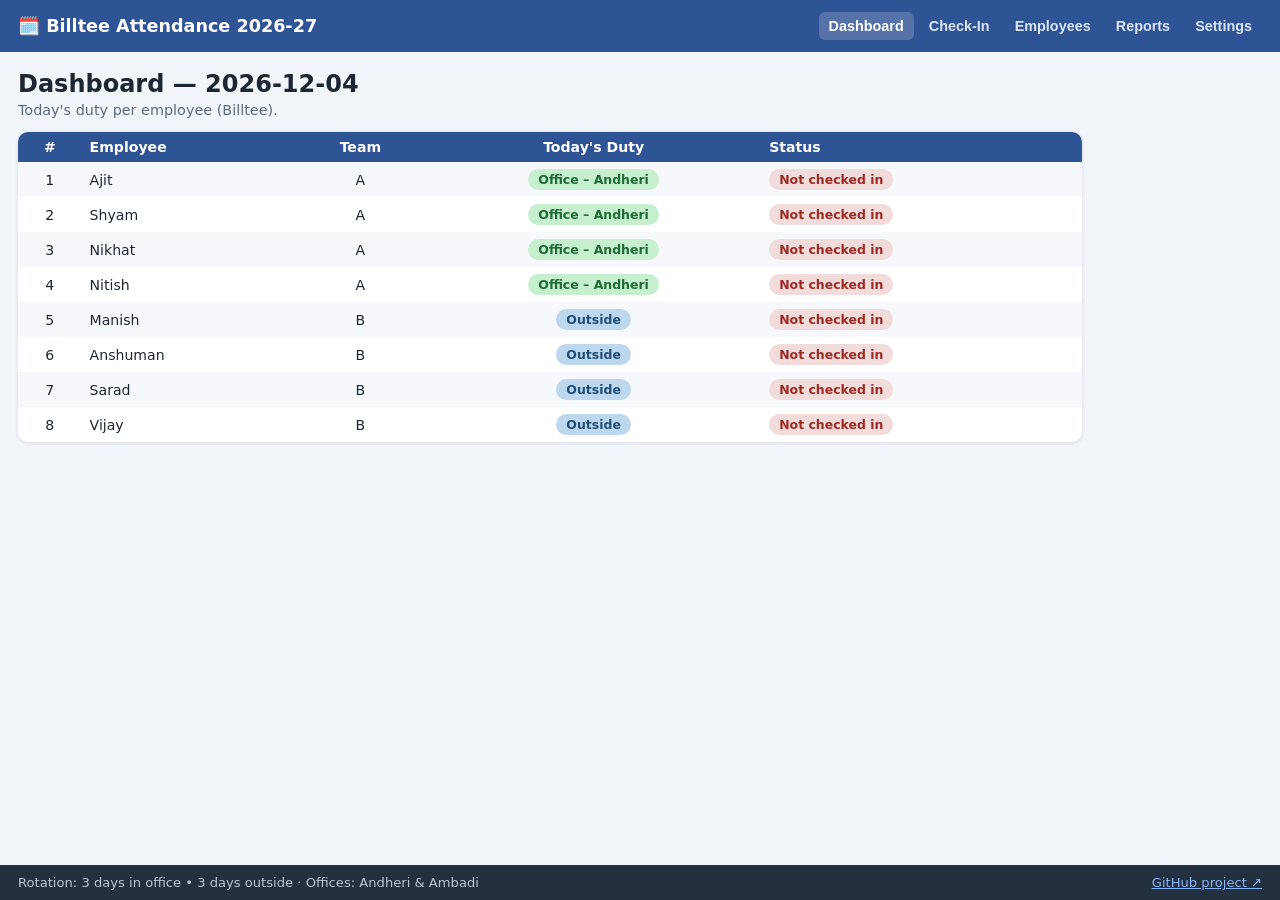
<file: billtee-attendance-offline.html>
<!doctype html>
<html lang="en">
<head>
<meta charset="utf-8">
<meta name="viewport" content="width=device-width, initial-scale=1">
<title>Billtee Attendance 2026-27</title>
<style>
*{box-sizing:border-box;margin:0}
body{font-family:"Segoe UI",system-ui,Arial,sans-serif;background:#f2f5fa;color:#1c2733;min-height:100vh;display:flex;flex-direction:column}
header{background:#2f5496;color:#fff;padding:12px 18px;display:flex;align-items:center;justify-content:space-between;flex-wrap:wrap;gap:8px}
header h1{font-size:1.1rem}
nav button{background:none;border:none;color:#dce6f7;font-weight:700;padding:6px 10px;border-radius:6px;cursor:pointer;font-size:.9rem}
nav button.on,nav button:hover{background:rgba(255,255,255,.18);color:#fff}
main{flex:1;padding:18px;max-width:1100px;width:100%;margin:0:auto}
h2{margin-bottom:4px}h3{margin:18px 0 8px}
.sub{color:#5a6b80;margin-bottom:14px;font-size:.9rem}
.card{background:#fff;border-radius:10px;padding:16px;box-shadow:0 1px 4px rgba(20,40,80,.12);margin-bottom:16px}
table{width:100%;border-collapse:collapse;background:#fff;border-radius:10px;overflow:hidden;box-shadow:0 1px 4px rgba(20,40,80,.12)}
th,td{padding:7px 8px;text-align:left;font-size:.88rem}
th{background:#2f5496;color:#fff}tr:nth-child(even) td{background:#f6f8fc}
td.c,th.c{text-align:center}
.badge{display:inline-block;padding:3px 10px;border-radius:20px;font-size:.78rem;font-weight:700}
.badge.office{background:#c6efce;color:#1e6b34}.badge.outside{background:#bdd7ee;color:#1f4e79}
.badge.absent{background:#f2dcdb;color:#9c2b23}.badge.done{background:#c6efce;color:#1e6b34}
button.btn{background:#e8edf6;border:1px solid #c6d2e6;color:#1c2733;padding:8px 14px;border-radius:7px;font-weight:600;cursor:pointer}
button.btn:hover{background:#dce6f7}
button.primary{background:#2f5496;border-color:#2f5496;color:#fff}
input,select{padding:8px;border:1px solid #c6d2e6;border-radius:7px;font-size:.92rem}
.row{display:flex;gap:8px;align-items:center;margin-top:10px;flex-wrap:wrap}
video{width:300px;max-width:100%;border-radius:10px;background:#101826;margin-top:10px;display:block}
.msg{margin-top:10px;font-weight:600;min-height:1.2em}.msg.ok{color:#1e6b34}.msg.err{color:#9c2b23}
td.in{background:#c6efce!important;color:#1e6b34;font-weight:700}
td.out{background:#bdd7ee!important;color:#1f4e79;font-weight:700}
td.abs{color:#b98a86}
footer{background:#22303f;color:#b9c6d6;padding:10px 18px;display:flex;justify-content:space-between;gap:8px;flex-wrap:wrap;font-size:.82rem}
footer a{color:#8ab4f8}
label{font-weight:600;display:block;margin:8px 0 4px}
.hidden{display:none}
</style>
</head>
<body>
<header>
  <h1 id="hdr">🗓️ Billtee Attendance 2026-27</h1>
  <nav id="nav">
    <button data-t="dash" class="on">Dashboard</button>
    <button data-t="check">Check-In</button>
    <button data-t="emps">Employees</button>
    <button data-t="rep">Reports</button>
    <button data-t="set">Settings</button>
  </nav>
</header>
<main>
<section id="t-dash"></section>
<section id="t-check" class="hidden"></section>
<section id="t-emps" class="hidden"></section>
<section id="t-rep" class="hidden"></section>
<section id="t-set" class="hidden"></section>
</main>
<footer><span>Rotation: 3 days in office • 3 days outside · Offices: Andheri &amp; Ambadi</span><a id="gh" href="#" target="_blank" rel="noopener"></a></footer>

<script>
"use strict";
/* ---------- state ---------- */
const KEY="billtee_attendance_v1";
const NAMES=["Ajit","Shyam","Nikhat","Nitish","Manish","Anshuman","Sarad","Vijay"];
let S=load();
function load(){
  try{const s=JSON.parse(localStorage.getItem(KEY));if(s&&s.employees)return s;}catch(e){}
  return {
    config:{company:"Billtee",year:"2026-27",github:"https://github.com/YOUR-USERNAME/billtee-attendance",cycle:"2026-04-01"},
    employees:NAMES.map((n,i)=>({id:i+1,name:n,grp:i<4?"A":"B",fp:String(1001+i),loc:i<4?"Andheri":"Ambadi",face:null})),
    attendance:{} // "YYYY-MM-DD": {empId:{time,method,location}}
  };
}
function save(){try{localStorage.setItem(KEY,JSON.stringify(S));}catch(e){}}
const $=id=>document.getElementById(id);
const todayStr=()=>new Date().toISOString().slice(0,10);
function shiftMonth(m,d){let[y,mo]=m.split("-").map(Number);mo+=d;y+=Math.floor((mo-1)/12);mo=((mo-1)%12+12)%12+1;return y+"-"+String(mo).padStart(2,"0");}
function duty(emp,day){
  const start=new Date(S.config.cycle+"T00:00:00"),d=new Date(day+"T00:00:00");
  const pos=Math.round((d-start)/864e5)%6,aIn=pos<3;
  const office=emp.grp==="A"?aIn:!aIn;
  return office?{location:"Office",label:"Office – "+emp.loc}:{location:"Outside",label:"Outside"};
}
function dl(name,mime,text){const a=document.createElement("a");a.href=URL.createObjectURL(new Blob([text],{type:mime}));a.download=name;a.click();}

/* ---------- nav ---------- */
$("nav").addEventListener("click",e=>{
  const b=e.target.closest("button");if(!b)return;
  document.querySelectorAll("#nav button").forEach(x=>x.classList.toggle("on",x===b));
  ["dash","check","emps","rep","set"].forEach(t=>$("t-"+t).classList.toggle("hidden",t!==b.dataset.t));
  render(b.dataset.t);
});

/* ---------- dashboard ---------- */
function renderDash(){
  const t=todayStr(),day=S.attendance[t]||{};
  let h=`<h2>Dashboard — ${t}</h2><p class="sub">Today's duty per employee (${S.config.company}).</p>
  <table><tr><th class="c">#</th><th>Employee</th><th class="c">Team</th><th class="c">Today's Duty</th><th>Status</th></tr>`;
  S.employees.forEach(e=>{
    const du=duty(e,t),m=day[e.id];
    h+=`<tr><td class="c">${e.id}</td><td>${e.name}</td><td class="c">${e.grp}</td>
    <td class="c"><span class="badge ${du.location==="Office"?"office":"outside"}">${du.label}</span></td>
    <td>${m?`<span class="badge done">Present · ${m.method} @ ${m.time}</span>`:`<span class="badge absent">Not checked in</span>`}</td></tr>`;
  });
  $("t-dash").innerHTML=h+"</table>";
}

/* ---------- check-in ---------- */
let stream=null;
function renderCheck(){
  const t=todayStr(),day=S.attendance[t]||{};
  let h=`<h2>Check-In — ${t}</h2><div class="card">
  <label>Employee</label><select id="ck-emp">${S.employees.map(e=>`<option value="${e.id}">${e.id}. ${e.name}</option>`).join("")}</select>
  <p class="msg ok" id="ck-duty"></p>
  <video id="cam" autoplay playsinline muted></video>
  <div class="row"><button class="btn" onclick="camStart()">🎥 Start Camera</button>
  <button class="btn primary" onclick="faceIn()">📸 Face Capture Check-In</button></div>
  <div class="row"><input id="ck-fp" placeholder="Fingerprint code" inputmode="numeric" style="width:140px">
  <button class="btn" onclick="fpIn()">👆 Fingerprint</button>
  <button class="btn" onclick="manualIn()">✍️ Manual</button></div>
  <p class="msg" id="ck-msg"></p></div>
  <h3>Already checked in today</h3><table><tr><th class="c">#</th><th>Name</th><th class="c">Time</th><th class="c">Method</th><th class="c">Location</th></tr>`;
  S.employees.forEach(e=>{const m=day[e.id];if(m)h+=`<tr><td class="c">${e.id}</td><td>${e.name}</td><td class="c">${m.time}</td><td class="c">${m.method}</td><td class="c"><span class="badge ${m.location==="Office"?"office":"outside"}">${m.location}</span></td></tr>`;});
  h+=`</table>`;
  $("t-check").innerHTML=h;
  $("ck-emp").onchange=showDuty;showDuty();
}
function showDuty(){const e=S.employees.find(x=>x.id==+$("ck-emp").value);$("ck-duty").textContent="Today's duty: "+duty(e,todayStr()).label;}
function mark(method,img){
  const e=S.employees.find(x=>x.id==+$("ck-emp").value),t=todayStr(),du=duty(e,t);
  const now=new Date();
  (S.attendance[t]||(S.attendance[t]={}))[e.id]={time:now.toTimeString().slice(0,8),method,location:du.location};
  if(img)e.face=img;
  save();
  const m=$("ck-msg");m.textContent=`✔ ${e.name} present (${du.label}) at ${now.toTimeString().slice(0,5)}.`;m.className="msg ok";
  setTimeout(()=>renderCheck(),900);
}
function camStart(){
  if(!navigator.mediaDevices){const m=$("ck-msg");m.textContent="No camera here — use fingerprint/manual (camera works when you download this file and open it in your browser).";m.className="msg err";return;}
  navigator.mediaDevices.getUserMedia({video:{facingMode:"user"}}).then(s=>{stream=s;$("cam").srcObject=s;}).catch(()=>{const m=$("ck-msg");m.textContent="Camera blocked — use fingerprint/manual.";m.className="msg err";});
}
function faceIn(){
  const v=$("cam");if(!v.videoWidth){const m=$("ck-msg");m.textContent="Start the camera first.";m.className="msg err";return;}
  const c=document.createElement("canvas");c.width=v.videoWidth;c.height=v.videoHeight;c.getContext("2d").drawImage(v,0,0);
  let img=null;try{img=c.toDataURL("image/jpeg",.6);}catch(e){}
  mark("face",img);
}
function fpIn(){
  const e=S.employees.find(x=>x.id==+$("ck-emp").value),m=$("ck-msg");
  if($("ck-fp").value.trim()!==e.fp){m.textContent="Fingerprint code does not match.";m.className="msg err";return;}
  mark("fingerprint");
}
function manualIn(){mark("manual");}

/* ---------- employees ---------- */
function renderEmps(){
  let h=`<h2>Employees</h2><p class="sub">Team / office location / fingerprint code — changes save instantly.</p>
  <table><tr><th class="c">#</th><th>Name</th><th class="c">Team</th><th class="c">Office</th><th>Fingerprint</th><th class="c">Face</th></tr>`;
  S.employees.forEach(e=>{
    h+=`<tr><td class="c">${e.id}</td><td>${e.name}</td>
    <td class="c"><select onchange="updEmp(${e.id},{grp:this.value})"><option ${e.grp==="A"?"selected":""}>A</option><option ${e.grp==="B"?"selected":""}>B</option></select></td>
    <td class="c"><select onchange="updEmp(${e.id},{loc:this.value})"><option ${e.loc==="Andheri"?"selected":""}>Andheri</option><option ${e.loc==="Ambadi"?"selected":""}>Ambadi</option></select></td>
    <td><input value="${e.fp}" style="width:100px" onchange="updEmp(${e.id},{fp:this.value})"></td>
    <td class="c">${e.face?"✅":"—"} <button class="btn" onclick="enrollPrompt(${e.id})">Enroll</button></td></tr>`;
  });
  $("t-emps").innerHTML=h+"</table><p class='sub'>Enroll stores a camera snapshot when camera is available.</p>";
}
function updEmp(id,patch){const e=S.employees.find(x=>x.id===id);Object.assign(e,patch);save();renderEmps();}
function enrollPrompt(id){
  const e=S.employees.find(x=>x.id===id);
  if(!navigator.mediaDevices){alert("No camera in this viewer. Download this file and open it in your browser to enroll faces.");return;}
  navigator.mediaDevices.getUserMedia({video:{facingMode:"user"}}).then(s=>{
    const v=document.createElement("video");v.srcObject=s;v.muted=true;v.play();
    setTimeout(()=>{const c=document.createElement("canvas");c.width=v.videoWidth||320;c.height=v.videoHeight||240;
      c.getContext("2d").drawImage(v,0,0);s.getTracks().forEach(t=>t.stop());
      try{e.face=c.toDataURL("image/jpeg",.5);save();}catch(err){}
      renderEmps();},700);
  }).catch(()=>alert("Camera blocked."));
}

/* ---------- reports ---------- */
function renderRep(){
  const m=todayStr().slice(0,7);
  $("t-rep").innerHTML=`<h2>Reports</h2>
  <div class="row" style="margin:0 0 14px"><input type="month" id="rp-m" value="${m}">
  <button class="btn primary" onclick="repGrid()">Show</button>
  <button class="btn" onclick="repCSV(1)">⬇️ Excel CSV — 1 month</button>
  <button class="btn" onclick="repCSV(2)">⬇️ Excel CSV — 2 months</button>
  <button class="btn" onclick="backup()">💾 Backup — 2 months (JSON)</button></div>
  <p class="sub">AND = Andheri office · AMB = Ambadi office · OUT = outside · — = absent</p>
  <div id="rp-grid" style="overflow-x:auto"></div><div id="rp-msg" class="msg"></div>`;
  repGrid();
}
function gridFor(m){
  const [y,mo]=m.split("-").map(Number),nd=new Date(y,mo,0).getDate();
  return S.employees.map(e=>{
    let cells="",P=0,O=0,Out=0,A=0;
    for(let d=1;d<=nd;d++){
      const rec=(S.attendance[`${m}-${String(d).padStart(2,"0")}`]||{})[e.id];
      if(rec){P++;if(rec.location==="Office"){O++;cells+=`<td class="c in">${e.loc==="Andheri"?"AND":"AMB"}</td>`;}else{Out++;cells+=`<td class="c out">OUT</td>`;}}
      else{A++;cells+=`<td class="c abs">—</td>`;}
    }
    return {e,cells,P,O,Out,A};
  });
}
function repGrid(){
  const m=$("rp-m").value,g=gridFor(m);
  const nd=g[0].cells.split("<td").length-1;
  let h=`<table style="font-size:.75rem"><tr><th>#</th><th>Employee</th><th>Office</th>`;
  for(let d=1;d<=nd;d++)h+=`<th class="c">${d}</th>`;
  h+=`<th class="c">P</th><th class="c">Off</th><th class="c">Out</th><th class="c">Abs</th></tr>`;
  g.forEach(r=>{h+=`<tr><td>${r.e.id}</td><td>${r.e.name}</td><td>${r.e.loc}</td>${r.cells}<td class="c"><b>${r.P}</b></td><td class="c">${r.O}</td><td class="c">${r.Out}</td><td class="c">${r.A}</td></tr>`;});
  $("rp-grid").innerHTML=h+"</table>";
}
function monthCSV(m){
  const g=gridFor(m),[y,mo]=m.split("-").map(Number),nd=new Date(y,mo,0).getDate();
  let csv=`${S.config.company} Attendance ${S.config.year} - ${m}\n${S.config.github}\nNo,Employee,Team,Office Location`;
  for(let d=1;d<=nd;d++)csv+=","+d;
  csv+=`,Present,Office,Outside,Absent\n`;
  g.forEach(r=>{
    csv+=`${r.e.id},${r.e.name},${r.e.grp},${r.e.loc}`;
    for(let d=1;d<=nd;d++){
      const rec=(S.attendance[`${m}-${String(d).padStart(2,"0")}`]||{})[r.e.id];
      csv+=","+(rec?(rec.location==="Office"?(r.e.loc==="Andheri"?"AND":"AMB"):"OUT"):"");
    }
    csv+=`,${r.P},${r.O},${r.Out},${r.A}\n`;
  });
  return csv;
}
function repCSV(n){
  const m=$("rp-m").value,months=n===2?[shiftMonth(m,-1),m]:[m];
  dl(`attendance_${months[0]}${n===2?"_to_"+months[1]:""}.csv`,"text/csv",months.map(monthCSV).join("\n"));
  $("rp-msg").textContent="CSV downloaded — opens directly in Excel.";$("rp-msg").className="msg ok";
}
function backup(){
  const m=$("rp-m").value,months=[shiftMonth(m,-1),m];
  const data={};months.forEach(mo=>{Object.keys(S.attendance).forEach(d=>{if(d.startsWith(mo))data[d]=S.attendance[d];});});
  dl(`backup_${todayStr()}_${m}.json`,"application/json",JSON.stringify({type:"attendance-backup",company:S.config.company,months,employees:S.employees,attendance:data},null,2));
  $("rp-msg").textContent="Backup JSON downloaded (2 months).";$("rp-msg").className="msg ok";
}

/* ---------- settings ---------- */
function renderSet(){
  const c=S.config;
  $("t-set").innerHTML=`<h2>Settings</h2><div class="card" style="max-width:560px">
  <label>Company name</label><input id="st-c" value="${c.company}" style="width:100%">
  <label>GitHub link</label><input id="st-g" value="${c.github}" style="width:100%">
  <label>Rotation cycle start</label><input id="st-s" type="date" value="${c.cycle}">
  <div class="row"><button class="btn primary" onclick="saveSet()">Save settings</button>
  <button class="btn" onclick="if(confirm('Reset ALL data?')){localStorage.removeItem(KEY);location.reload();}">Reset data</button></div>
  <p class="msg" id="st-msg"></p></div>`;
}
function saveSet(){
  S.config.company=$("st-c").value.trim()||S.config.company;
  S.config.github=$("st-g").value.trim()||S.config.github;
  S.config.cycle=$("st-s").value||S.config.cycle;
  save();chrome();renderSet();
  $("st-msg").textContent="Settings saved.";$("st-msg").className="msg ok";
}

/* ---------- shell ---------- */
function chrome(){
  $("hdr").textContent=`🗓️ ${S.config.company} Attendance ${S.config.year}`;
  document.title=`${S.config.company} Attendance ${S.config.year}`;
  const g=$("gh");g.textContent="GitHub project ↗";g.href=S.config.github;
}
function render(t){({dash:renderDash,check:renderCheck,emps:renderEmps,rep:renderRep,set:renderSet})[t]();}
chrome();renderDash();
</script>
</body>
</html>
</file>
